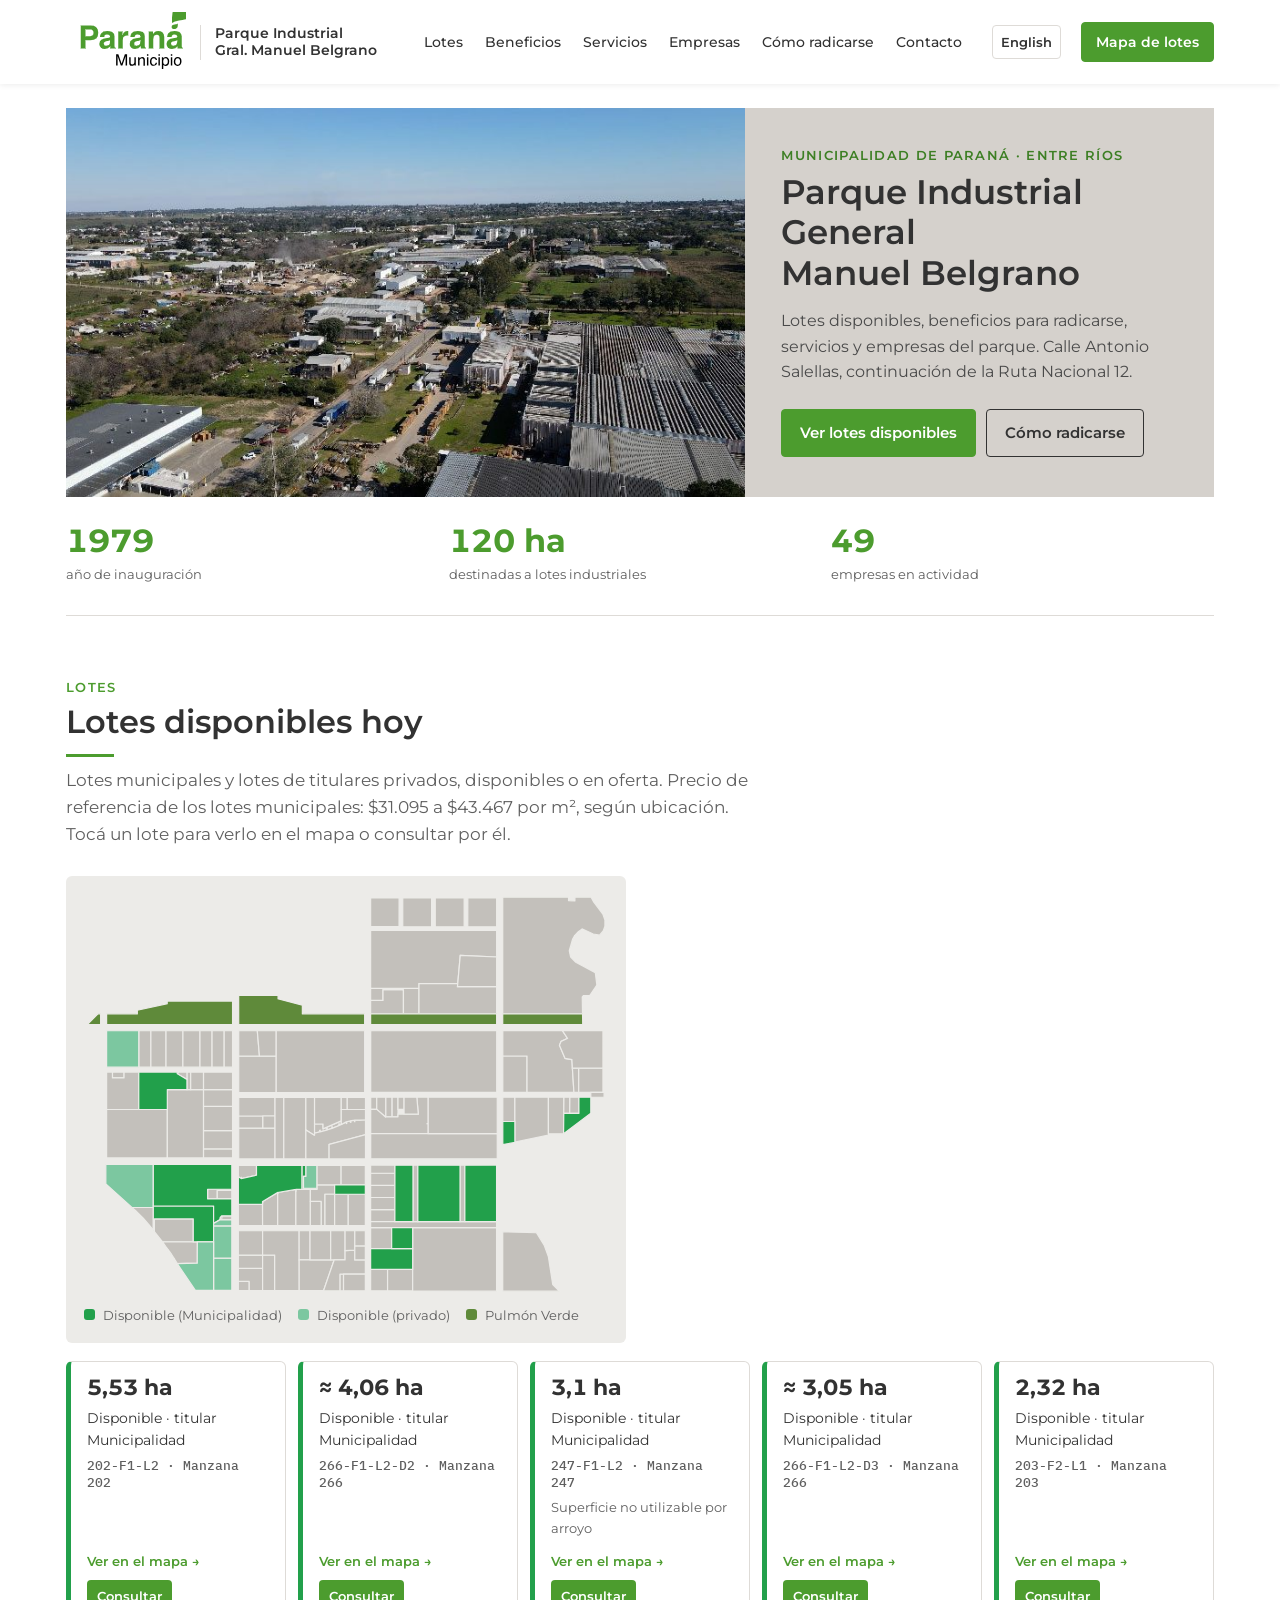
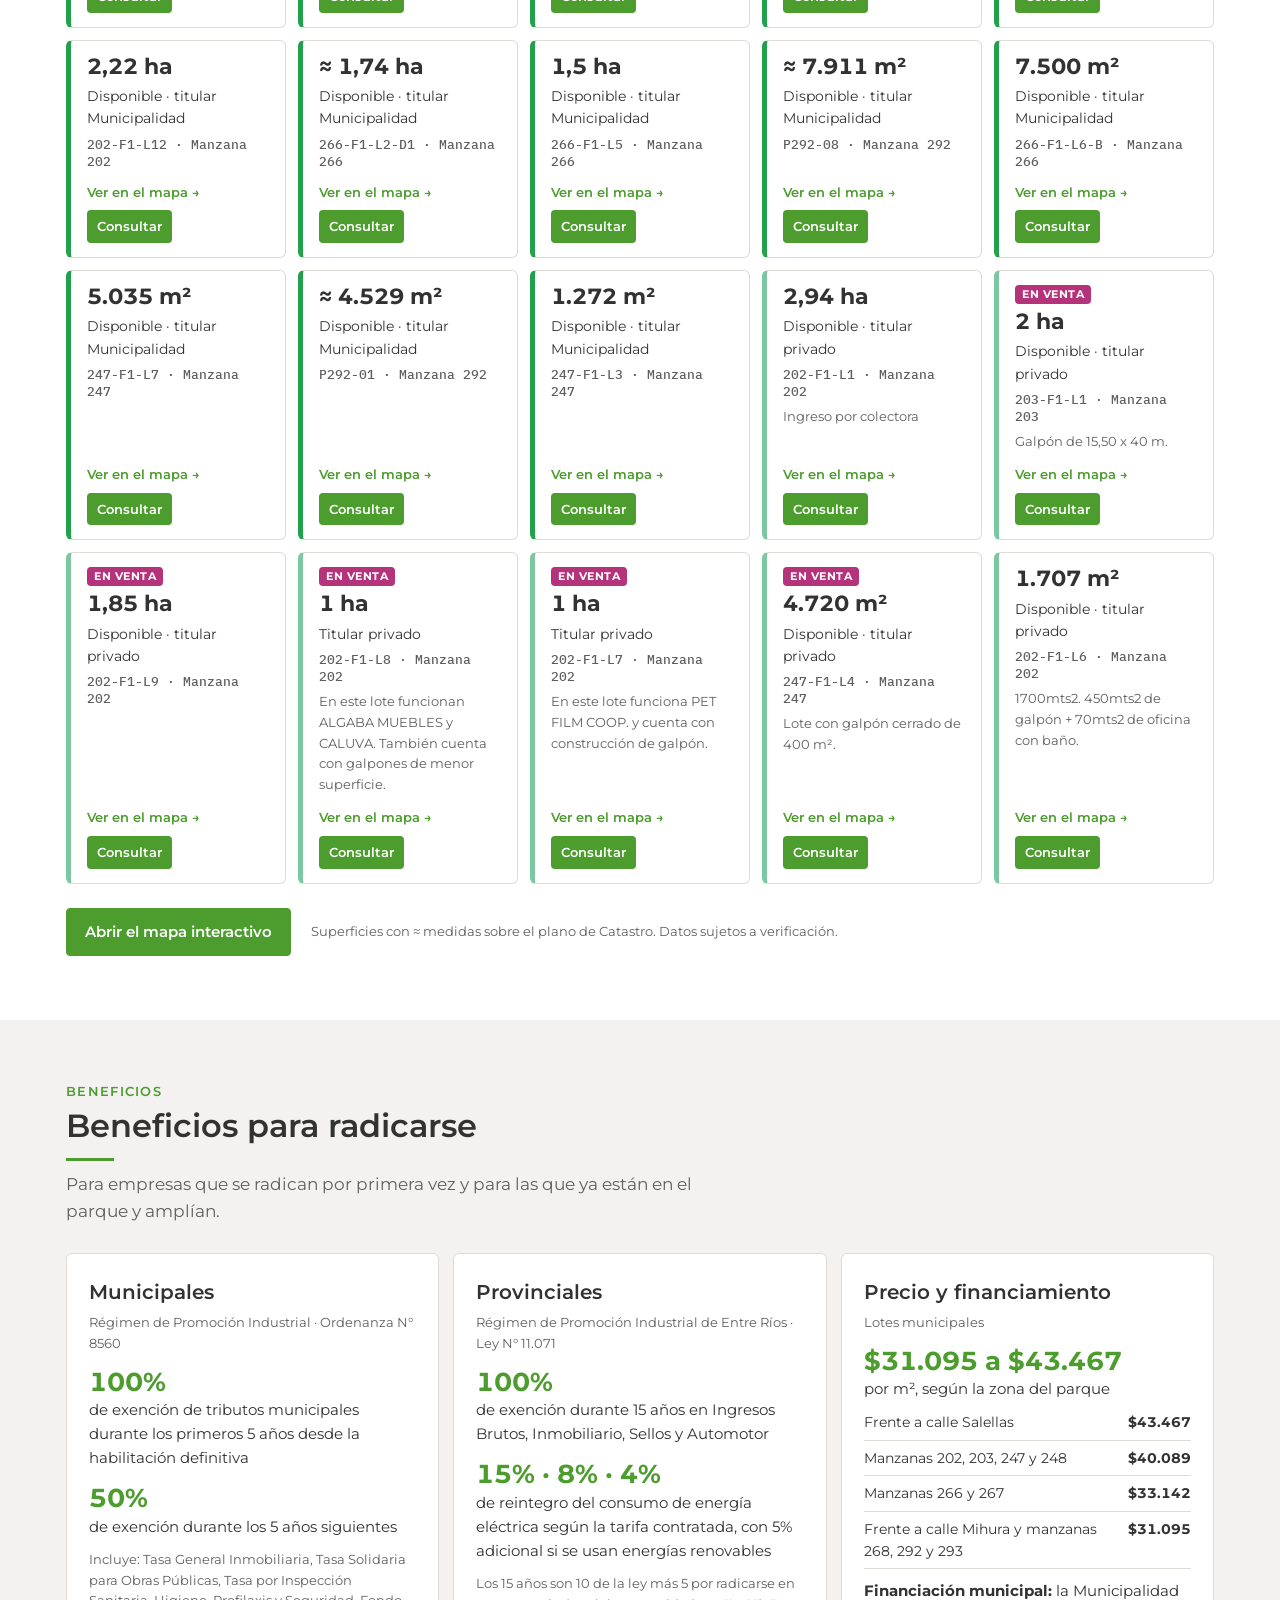
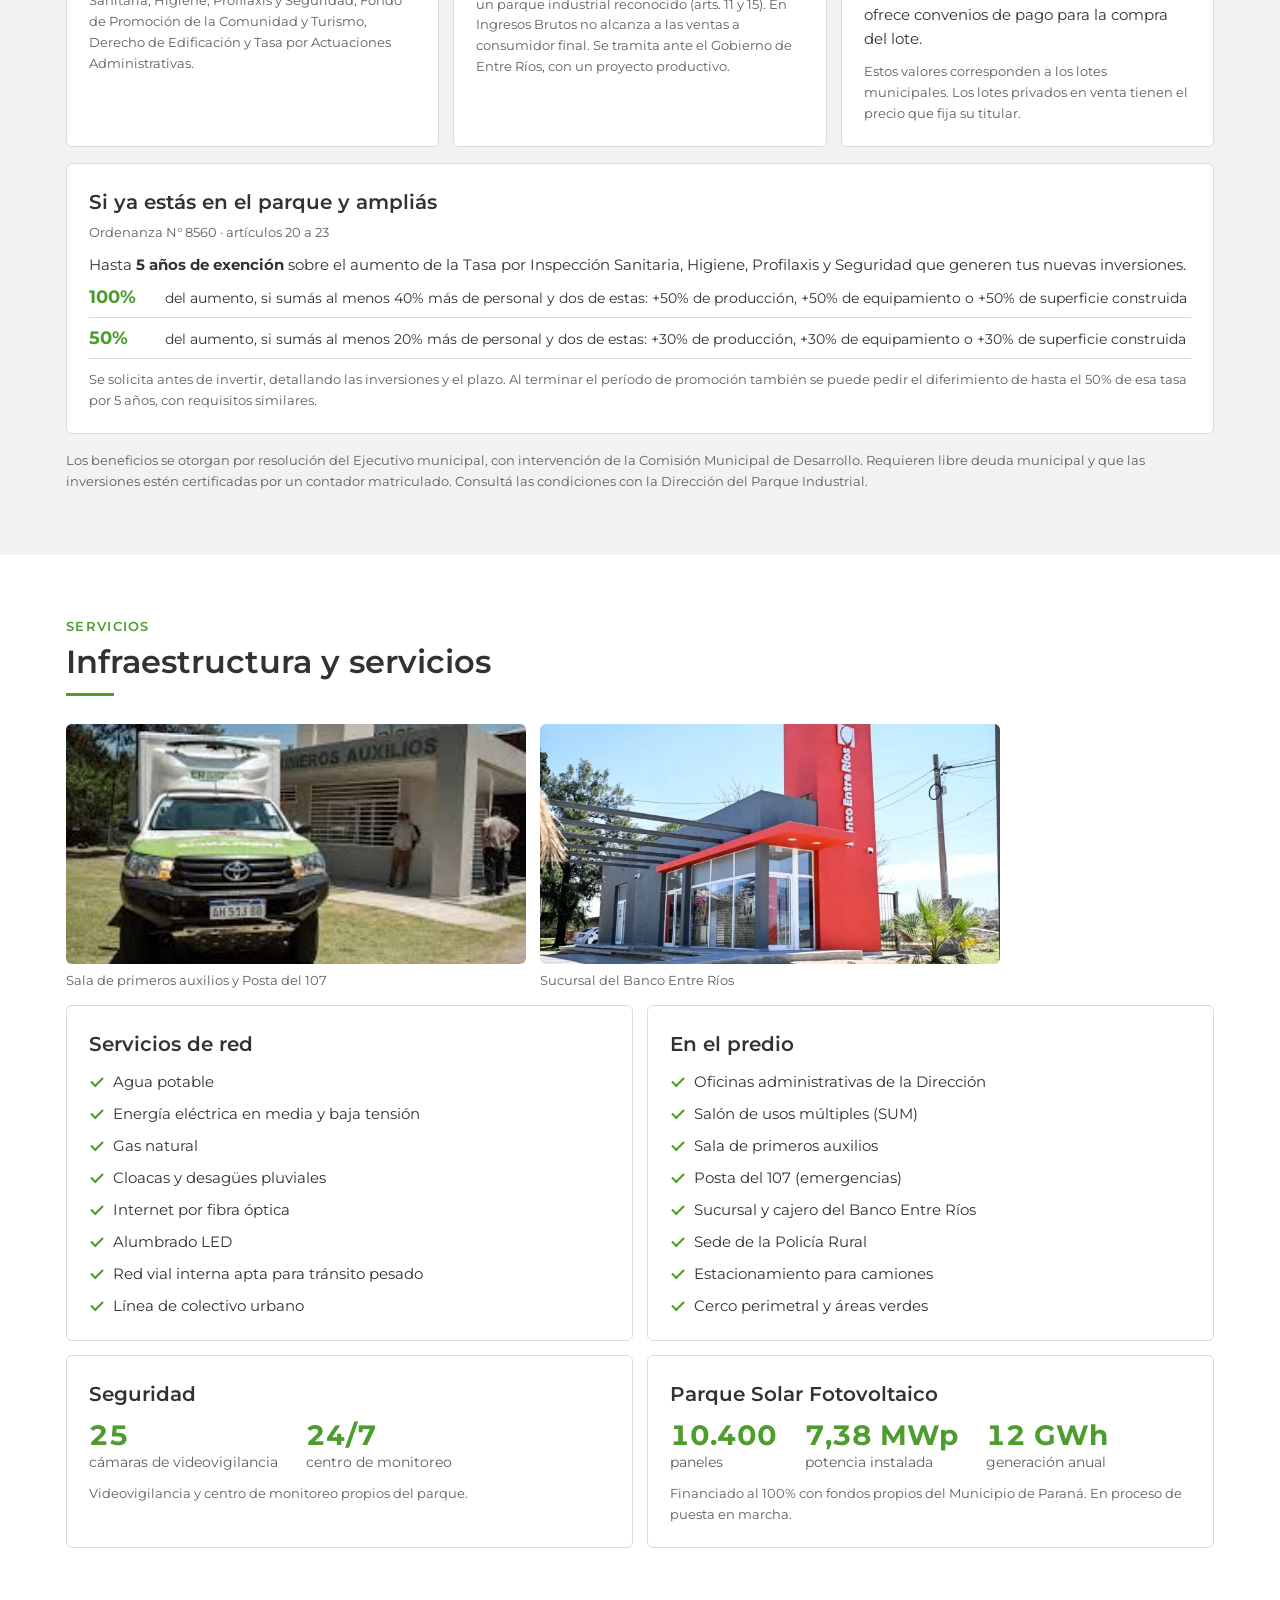
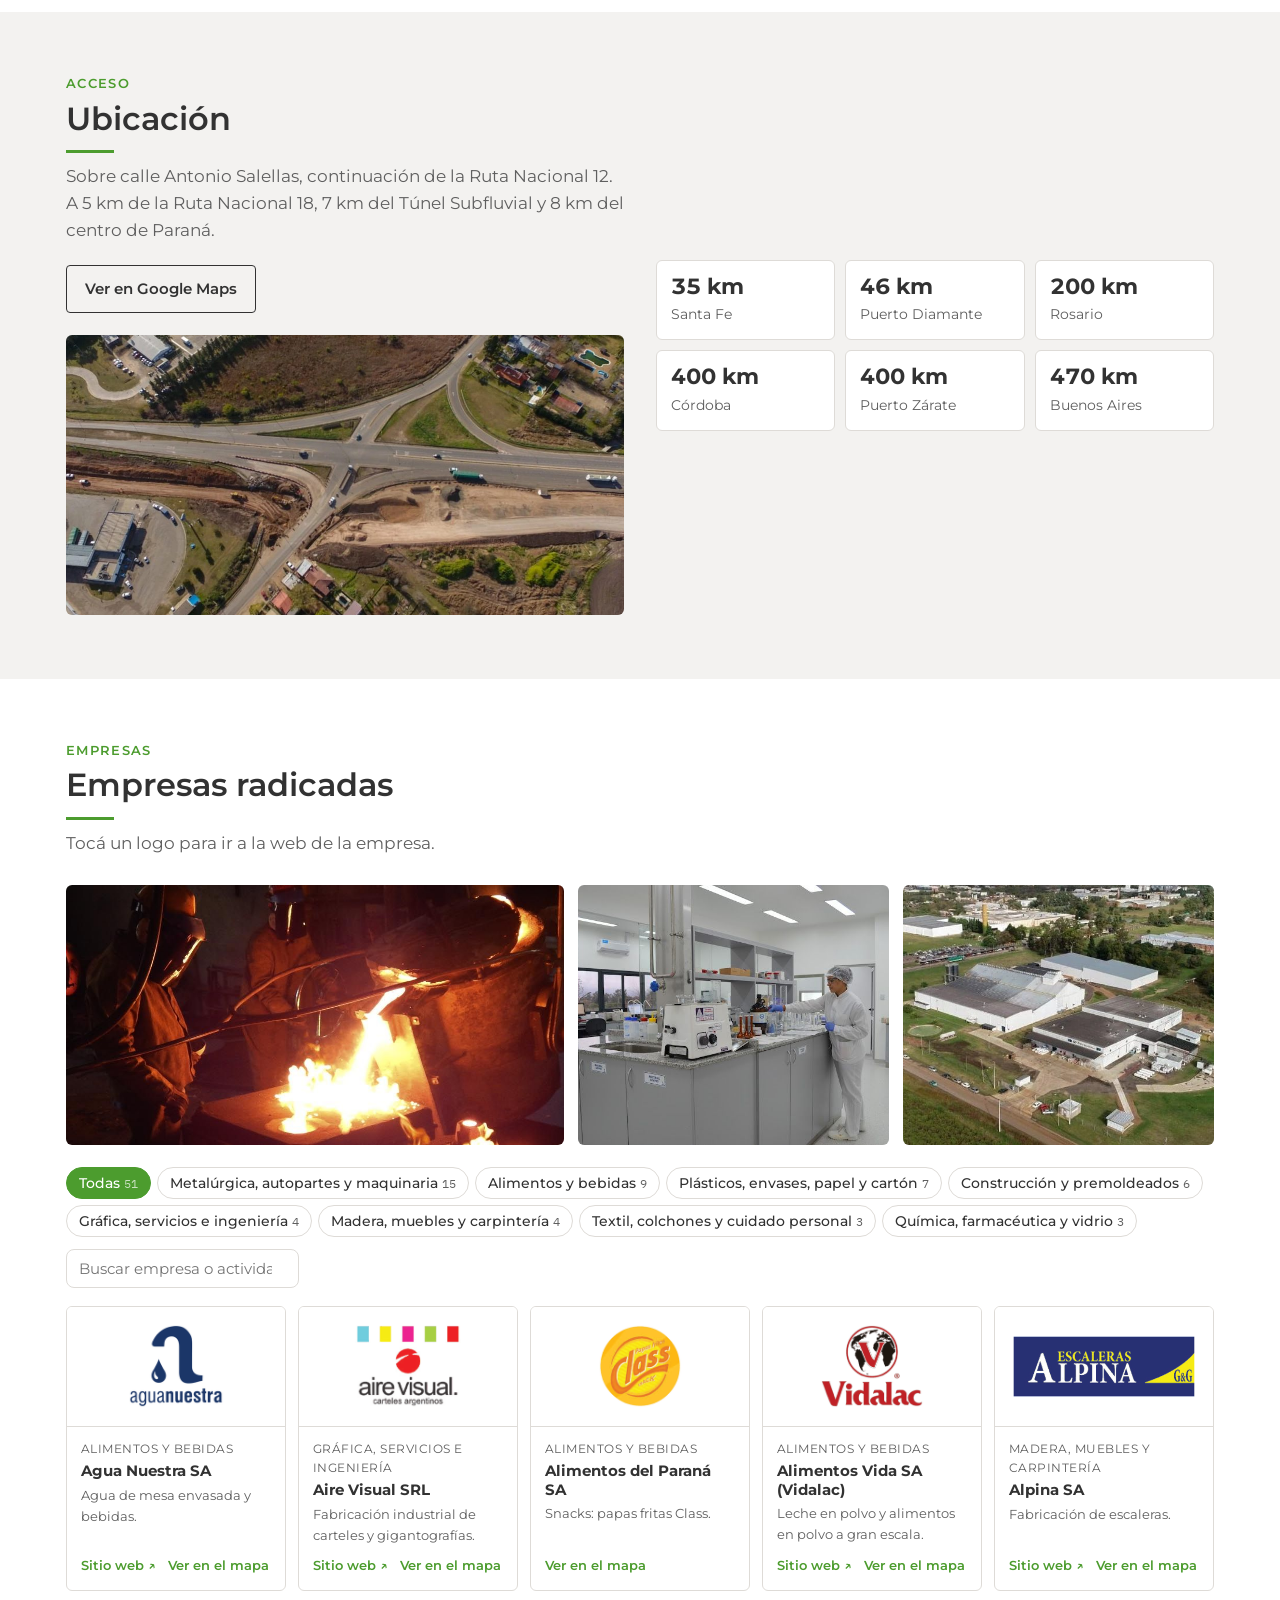
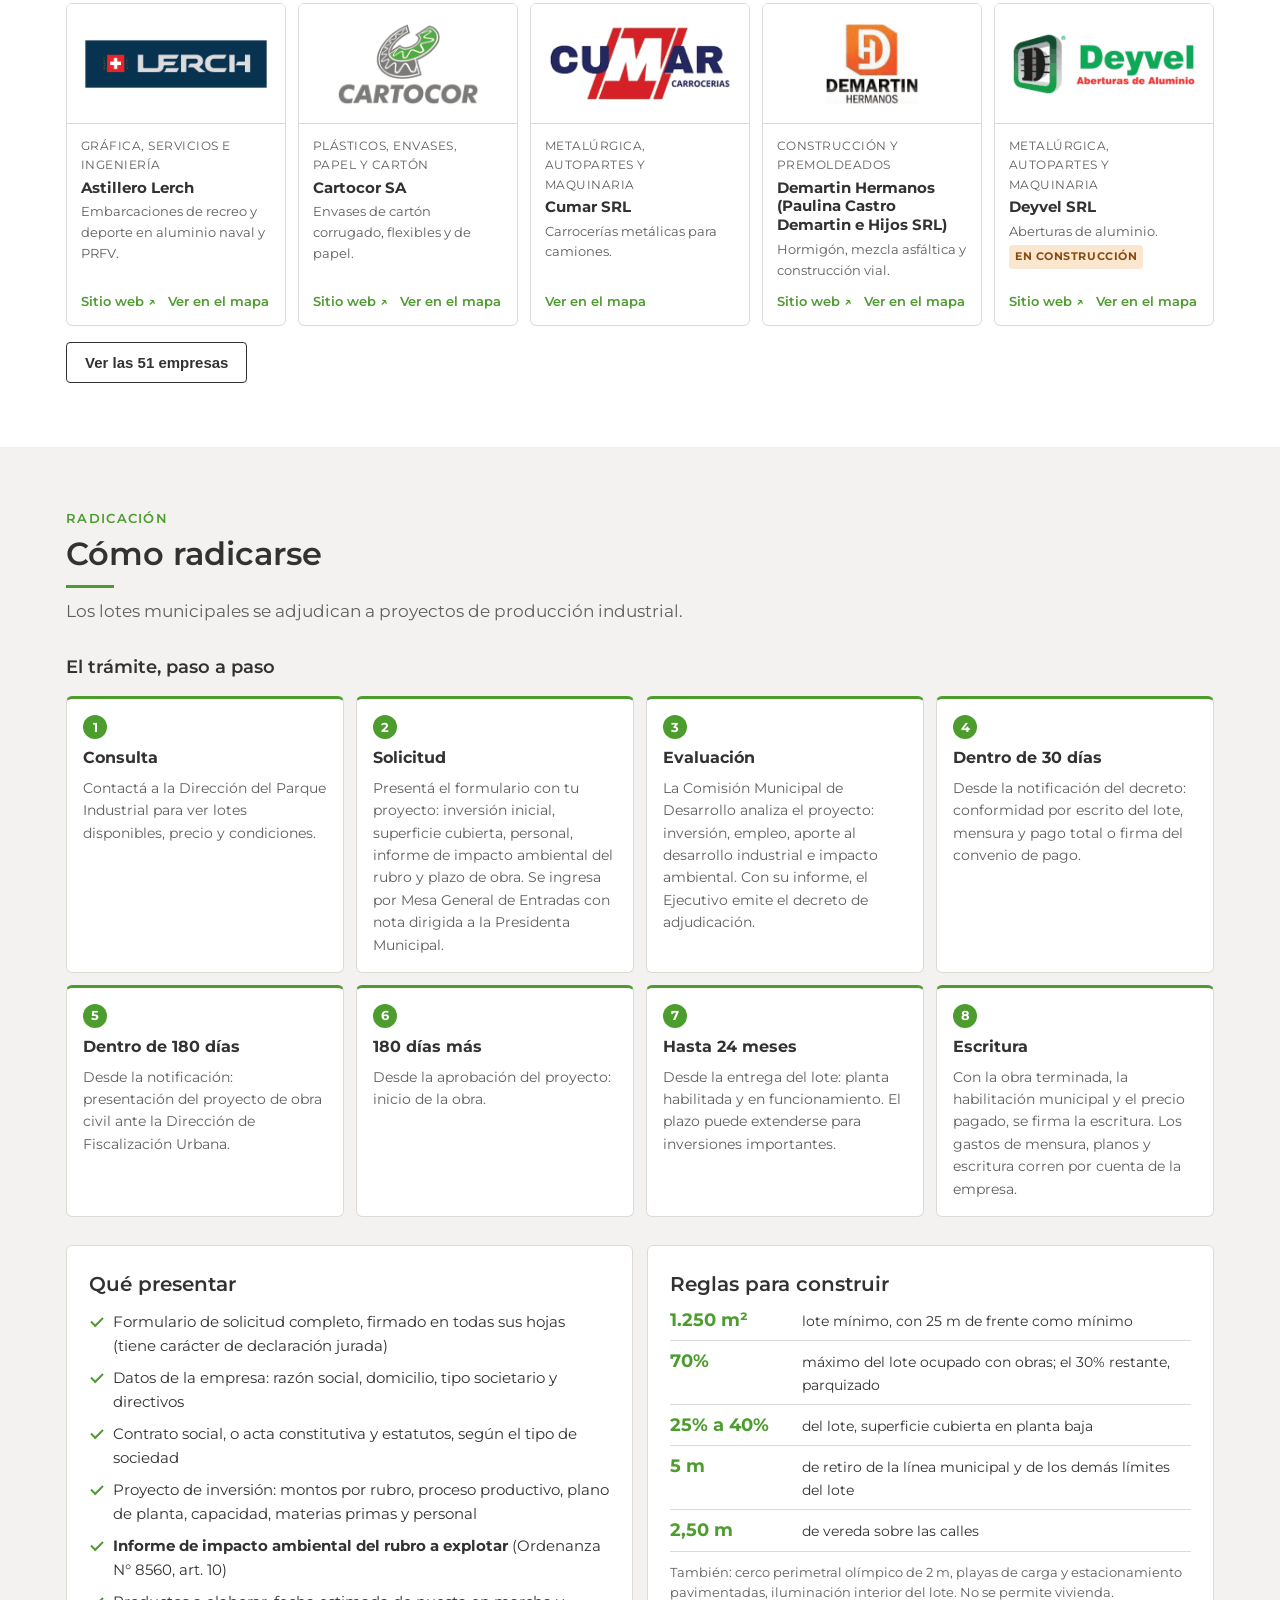
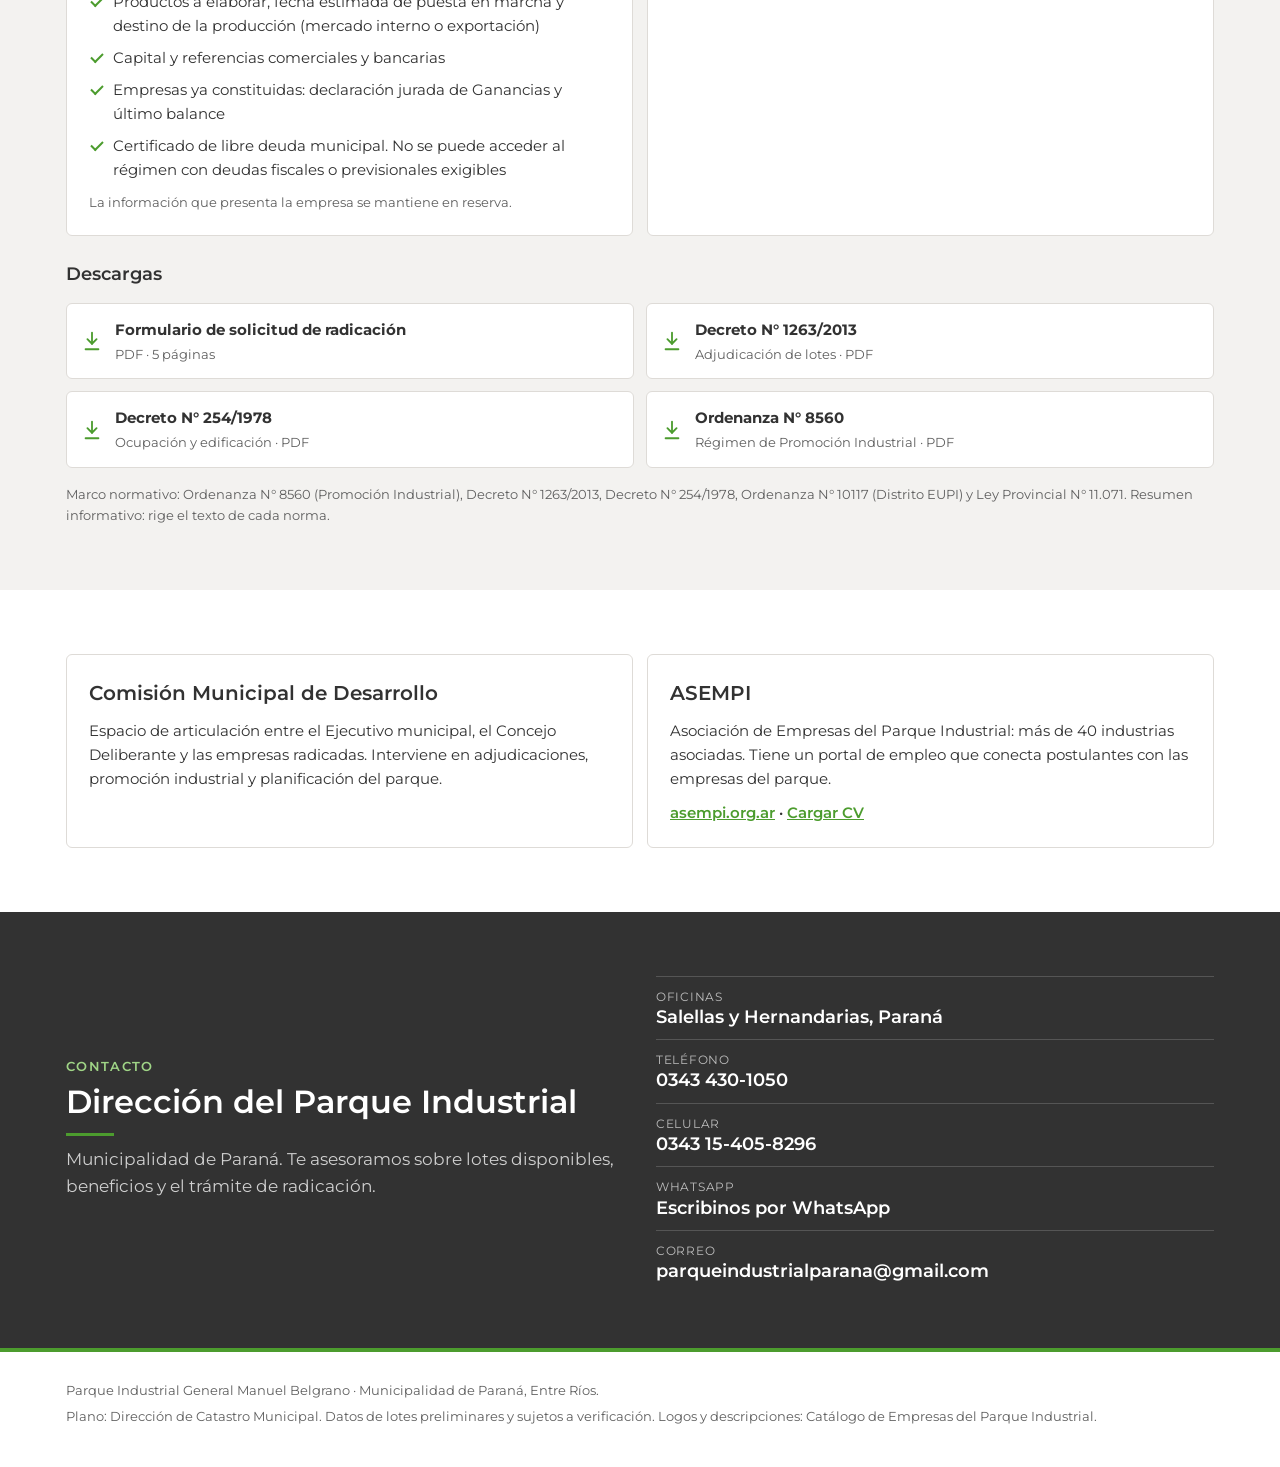
<file: index.html>
<!doctype html>
<html lang="es">
<head>
<meta charset="utf-8">
<meta name="viewport" content="width=device-width, initial-scale=1, viewport-fit=cover">
<title>Parque Industrial Paraná</title>
<meta name="description" content="Parque Industrial General Manuel Belgrano, Paraná, Entre Ríos: lotes disponibles, beneficios para radicarse, servicios y empresas radicadas.">
<script>
  // Links viejos del mapa (#lote-..., #gestion) siguen funcionando.
  if (/^#(lote-|gestion)/.test(location.hash)) location.replace("mapa.html" + location.hash);
</script>
<link rel="preconnect" href="https://fonts.googleapis.com">
<link rel="stylesheet" href="https://fonts.googleapis.com/css2?family=Montserrat:wght@400;500;600;700&family=IBM+Plex+Mono:wght@400;500&display=swap">
<link rel="stylesheet" href="sitio.css?v=202611101340">
</head>
<body>
<a class="saltar" href="#lotes">Ir a lotes disponibles</a>

<header class="nav">
  <div class="wrap nav-in">
    <a class="marca" href="#inicio">
      <img src="img/logo-parana-municipio.png" alt="Paraná Municipio">
      <span class="marca-t">Parque Industrial<br>Gral. Manuel Belgrano</span>
    </a>
    <nav aria-label="Secciones">
      <a href="#lotes">Lotes</a>
      <a href="#beneficios">Beneficios</a>
      <a href="#servicios">Servicios</a>
      <a href="#empresas">Empresas</a>
      <a href="#radicarse">Cómo radicarse</a>
      <a href="#contacto">Contacto</a>
    </nav>
    <a class="idioma" href="en.html" lang="en" hreflang="en">English</a>
    <a class="btn btn-sm" href="mapa.html">Mapa de lotes</a>
  </div>
</header>

<main>
  <section class="hero" id="inicio">
    <div class="wrap hero-in">
      <div class="hero-txt">
        <p class="eyebrow">Municipalidad de Paraná · Entre Ríos</p>
        <h1>Parque Industrial General Manuel Belgrano</h1>
        <p class="lead">Lotes disponibles, beneficios para radicarse, servicios y empresas del parque. Calle Antonio Salellas, continuación de la Ruta Nacional 12.</p>
        <div class="ctas">
          <a class="btn" href="#lotes">Ver lotes disponibles</a>
          <a class="btn ghost" href="#radicarse">Cómo radicarse</a>
        </div>
      </div>
      <figure class="hero-foto">
        <img src="img/fotos/aerea-parque.jpg" alt="Vista aérea del Parque Industrial con naves industriales y calles internas">
      </figure>
    </div>
    <div class="wrap">
      <dl class="cifras" id="cifras"></dl>
    </div>
  </section>

  <section class="sec" id="lotes" aria-labelledby="t-lotes">
    <div class="wrap">
      <div class="sec-head">
        <p class="eyebrow">Lotes</p>
        <h2 id="t-lotes">Lotes disponibles hoy</h2>
        <p class="sec-lead" id="lotes-resumen">Cargando lotes…</p>
      </div>
      <div class="lotes-top">
      <figure class="plano-lotes">
        <a href="mapa.html" class="plano-link" aria-label="Abrir el mapa interactivo de lotes">
          <svg id="mini-plano" role="img" aria-label="Plano del parque con los lotes disponibles resaltados"></svg>
        </a>
        <figcaption><span class="dot" style="background:var(--st-disponible)"></span>Disponible (Municipalidad)
          <span class="dot" style="background:var(--st-libreprivado)"></span>Disponible (privado)
          <span class="dot" style="background:var(--st-pulmon)"></span>Pulmón Verde</figcaption>
      </figure>
      </div>
      <div class="lotes" id="lotes-grid"></div>
      <div class="sec-pie">
        <a class="btn" href="mapa.html">Abrir el mapa interactivo</a>
        <p class="nota">Superficies con ≈ medidas sobre el plano de Catastro. Datos sujetos a verificación.</p>
      </div>
    </div>
  </section>

  <section class="sec alt" id="beneficios" aria-labelledby="t-ben">
    <div class="wrap">
      <div class="sec-head">
        <p class="eyebrow">Beneficios</p>
        <h2 id="t-ben">Beneficios para radicarse</h2>
        <p class="sec-lead">Para empresas que se radican por primera vez y para las que ya están en el parque y amplían.</p>
      </div>
      <div class="ben">
        <article class="card">
          <h3>Municipales</h3>
          <p class="card-sub">Régimen de Promoción Industrial · Ordenanza N° 8560</p>
          <ul class="big-list">
            <li><b>100%</b><span>de exención de tributos municipales durante los primeros 5 años desde la habilitación definitiva</span></li>
            <li><b>50%</b><span>de exención durante los 5 años siguientes</span></li>
          </ul>
          <p class="nota">Incluye: Tasa General Inmobiliaria, Tasa Solidaria para Obras Públicas, Tasa por Inspección Sanitaria, Higiene, Profilaxis y Seguridad, Fondo de Promoción de la Comunidad y Turismo, Derecho de Edificación y Tasa por Actuaciones Administrativas.</p>
        </article>
        <article class="card">
          <h3>Provinciales</h3>
          <p class="card-sub">Régimen de Promoción Industrial de Entre Ríos · Ley N° 11.071</p>
          <ul class="big-list">
            <li><b>100%</b><span>de exención durante 15 años en Ingresos Brutos, Inmobiliario, Sellos y Automotor</span></li>
            <li><b>15% · 8% · 4%</b><span>de reintegro del consumo de energía eléctrica según la tarifa contratada, con 5% adicional si se usan energías renovables</span></li>
          </ul>
          <p class="nota">Los 15 años son 10 de la ley más 5 por radicarse en un parque industrial reconocido (arts. 11 y 15). En Ingresos Brutos no alcanza a las ventas a consumidor final. Se tramita ante el Gobierno de Entre Ríos, con un proyecto productivo.</p>
        </article>
        <article class="card">
          <h3>Precio y financiamiento</h3>
          <p class="card-sub">Lotes municipales</p>
          <ul class="big-list">
            <li><b>$31.095 a $43.467</b><span>por m², según la zona del parque</span></li>
          </ul>
          <ul class="zonas">
            <li><span>Frente a calle Salellas</span><b>$43.467</b></li>
            <li><span>Manzanas 202, 203, 247 y 248</span><b>$40.089</b></li>
            <li><span>Manzanas 266 y 267</span><b>$33.142</b></li>
            <li><span>Frente a calle Mihura y manzanas 268, 292 y 293</span><b>$31.095</b></li>
          </ul>
          <p><b>Financiación municipal:</b> la Municipalidad ofrece convenios de pago para la compra del lote.</p>
          <p class="nota">Estos valores corresponden a los lotes municipales. Los lotes privados en venta tienen el precio que fija su titular.</p>
        </article>
      </div>
      <div class="ben ben-1">
        <article class="card">
          <h3>Si ya estás en el parque y ampliás</h3>
          <p class="card-sub">Ordenanza N° 8560 · artículos 20 a 23</p>
          <p>Hasta <b>5 años de exención</b> sobre el aumento de la Tasa por Inspección Sanitaria, Higiene, Profilaxis y Seguridad que generen tus nuevas inversiones.</p>
          <ul class="reglas">
            <li><b>100%</b><span>del aumento, si sumás al menos 40% más de personal y dos de estas: +50% de producción, +50% de equipamiento o +50% de superficie construida</span></li>
            <li><b>50%</b><span>del aumento, si sumás al menos 20% más de personal y dos de estas: +30% de producción, +30% de equipamiento o +30% de superficie construida</span></li>
          </ul>
          <p class="nota">Se solicita antes de invertir, detallando las inversiones y el plazo. Al terminar el período de promoción también se puede pedir el diferimiento de hasta el 50% de esa tasa por 5 años, con requisitos similares.</p>
        </article>
      </div>
      <p class="nota">Los beneficios se otorgan por resolución del Ejecutivo municipal, con intervención de la Comisión Municipal de Desarrollo. Requieren libre deuda municipal y que las inversiones estén certificadas por un contador matriculado. Consultá las condiciones con la Dirección del Parque Industrial.</p>
    </div>
  </section>

  <section class="sec" id="servicios" aria-labelledby="t-serv">
    <div class="wrap">
      <div class="sec-head">
        <p class="eyebrow">Servicios</p>
        <h2 id="t-serv">Infraestructura y servicios</h2>
      </div>
      <div class="fotos">
        <figure><img src="img/fotos/primeros-auxilios.jpg" alt="Sala de primeros auxilios del parque con una ambulancia en la puerta" loading="lazy"><figcaption>Sala de primeros auxilios y Posta del 107</figcaption></figure>
        <figure><img src="img/fotos/banco-entre-rios.jpg" alt="Sucursal del Banco Entre Ríos dentro del parque" loading="lazy"><figcaption>Sucursal del Banco Entre Ríos</figcaption></figure>
      </div>
      <div class="serv">
        <article class="card">
          <h3>Servicios de red</h3>
          <ul class="tick">
            <li>Agua potable</li>
            <li>Energía eléctrica en media y baja tensión</li>
            <li>Gas natural</li>
            <li>Cloacas y desagües pluviales</li>
            <li>Internet por fibra óptica</li>
            <li>Alumbrado LED</li>
            <li>Red vial interna apta para tránsito pesado</li>
            <li>Línea de colectivo urbano</li>
          </ul>
        </article>
        <article class="card">
          <h3>En el predio</h3>
          <ul class="tick">
            <li>Oficinas administrativas de la Dirección</li>
            <li>Salón de usos múltiples (SUM)</li>
            <li>Sala de primeros auxilios</li>
            <li>Posta del 107 (emergencias)</li>
            <li>Sucursal y cajero del Banco Entre Ríos</li>
            <li>Sede de la Policía Rural</li>
            <li>Estacionamiento para camiones</li>
            <li>Cerco perimetral y áreas verdes</li>
          </ul>
        </article>
        <article class="card card-dato">
          <h3>Seguridad</h3>
          <div class="datos-g">
            <p><b>25</b><span>cámaras de videovigilancia</span></p>
            <p><b>24/7</b><span>centro de monitoreo</span></p>
          </div>
          <p class="nota">Videovigilancia y centro de monitoreo propios del parque.</p>
        </article>
        <article class="card card-dato">
          <h3>Parque Solar Fotovoltaico</h3>
          <div class="datos-g">
            <p><b>10.400</b><span>paneles</span></p>
            <p><b>7,38 MWp</b><span>potencia instalada</span></p>
            <p><b>12 GWh</b><span>generación anual</span></p>
          </div>
          <p class="nota">Financiado al 100% con fondos propios del Municipio de Paraná. En proceso de puesta en marcha.</p>
        </article>
      </div>
    </div>
  </section>

  <section class="sec alt" id="ubicacion" aria-labelledby="t-ubi">
    <div class="wrap ubi">
      <div>
        <p class="eyebrow">Acceso</p>
        <h2 id="t-ubi">Ubicación</h2>
        <p class="sec-lead">Sobre calle Antonio Salellas, continuación de la Ruta Nacional 12. A 5 km de la Ruta Nacional 18, 7 km del Túnel Subfluvial y 8 km del centro de Paraná.</p>
        <a class="btn ghost" target="_blank" rel="noopener" href="https://www.google.com/maps/search/?api=1&query=-31.7705,-60.4535">Ver en Google Maps</a>
        <figure class="ubi-foto"><img src="img/fotos/acceso-aereo.jpg" alt="Vista aérea del acceso vial al parque desde la ruta" loading="lazy"></figure>
      </div>
      <ul class="dist">
        <li><b>35 km</b><span>Santa Fe</span></li>
        <li><b>46 km</b><span>Puerto Diamante</span></li>
        <li><b>200 km</b><span>Rosario</span></li>
        <li><b>400 km</b><span>Córdoba</span></li>
        <li><b>400 km</b><span>Puerto Zárate</span></li>
        <li><b>470 km</b><span>Buenos Aires</span></li>
      </ul>
    </div>
  </section>

  <section class="sec" id="empresas" aria-labelledby="t-emp">
    <div class="wrap">
      <div class="sec-head">
        <p class="eyebrow">Empresas</p>
        <h2 id="t-emp">Empresas radicadas</h2>
        <p class="sec-lead">Tocá un logo para ir a la web de la empresa.</p>
      </div>
      <div class="fotos fotos-emp">
        <figure><img src="img/fotos/fundicion.jpg" alt="Operarios colando metal fundido en una fundición del parque" loading="lazy"></figure>
        <figure><img src="img/fotos/laboratorio.jpg" alt="Laboratorio de control de calidad de una empresa del parque" loading="lazy"></figure>
        <figure><img src="img/fotos/aerea-petropack.jpg" alt="Vista aérea de plantas industriales del parque" loading="lazy"></figure>
      </div>
      <div class="emp-filtros">
        <div class="chips" id="emp-chips" role="group" aria-label="Filtrar por sector"></div>
        <label class="buscar"><span class="sr">Buscar empresa</span>
          <input id="emp-q" type="search" placeholder="Buscar empresa o actividad" autocomplete="off"></label>
      </div>
      <ul class="emp" id="emp-grid"></ul>
      <p class="emp-pie"><button type="button" class="btn ghost" id="emp-mas" hidden>Ver todas las empresas</button></p>
    </div>
  </section>

  <section class="sec alt" id="radicarse" aria-labelledby="t-rad">
    <div class="wrap">
      <div class="sec-head">
        <p class="eyebrow">Radicación</p>
        <h2 id="t-rad">Cómo radicarse</h2>
        <p class="sec-lead">Los lotes municipales se adjudican a proyectos de producción industrial.</p>
      </div>

      <h3 class="sub">El trámite, paso a paso</h3>
      <ol class="linea">
        <li><b>Consulta</b><span>Contactá a la Dirección del Parque Industrial para ver lotes disponibles, precio y condiciones.</span></li>
        <li><b>Solicitud</b><span>Presentá el formulario con tu proyecto: inversión inicial, superficie cubierta, personal, informe de impacto ambiental del rubro y plazo de obra. Se ingresa por Mesa General de Entradas con nota dirigida a la Presidenta Municipal.</span></li>
        <li><b>Evaluación</b><span>La Comisión Municipal de Desarrollo analiza el proyecto: inversión, empleo, aporte al desarrollo industrial e impacto ambiental. Con su informe, el Ejecutivo emite el decreto de adjudicación.</span></li>
        <li><b>Dentro de 30 días</b><span>Desde la notificación del decreto: conformidad por escrito del lote, mensura y pago total o firma del convenio de pago.</span></li>
        <li><b>Dentro de 180 días</b><span>Desde la notificación: presentación del proyecto de obra civil ante la Dirección de Fiscalización Urbana.</span></li>
        <li><b>180 días más</b><span>Desde la aprobación del proyecto: inicio de la obra.</span></li>
        <li><b>Hasta 24 meses</b><span>Desde la entrega del lote: planta habilitada y en funcionamiento. El plazo puede extenderse para inversiones importantes.</span></li>
        <li><b>Escritura</b><span>Con la obra terminada, la habilitación municipal y el precio pagado, se firma la escritura. Los gastos de mensura, planos y escritura corren por cuenta de la empresa.</span></li>
      </ol>

      <div class="rad-cols">
        <article class="card">
          <h3>Qué presentar</h3>
          <ul class="tick">
            <li>Formulario de solicitud completo, firmado en todas sus hojas (tiene carácter de declaración jurada)</li>
            <li>Datos de la empresa: razón social, domicilio, tipo societario y directivos</li>
            <li>Contrato social, o acta constitutiva y estatutos, según el tipo de sociedad</li>
            <li>Proyecto de inversión: montos por rubro, proceso productivo, plano de planta, capacidad, materias primas y personal</li>
            <li><b>Informe de impacto ambiental del rubro a explotar</b> (Ordenanza N° 8560, art. 10)</li>
            <li>Productos a elaborar, fecha estimada de puesta en marcha y destino de la producción (mercado interno o exportación)</li>
            <li>Capital y referencias comerciales y bancarias</li>
            <li>Empresas ya constituidas: declaración jurada de Ganancias y último balance</li>
            <li>Certificado de libre deuda municipal. No se puede acceder al régimen con deudas fiscales o previsionales exigibles</li>
          </ul>
          <p class="nota">La información que presenta la empresa se mantiene en reserva.</p>
        </article>
        <article class="card">
          <h3>Reglas para construir</h3>
          <ul class="reglas">
            <li><b>1.250 m²</b><span>lote mínimo, con 25 m de frente como mínimo</span></li>
            <li><b>70%</b><span>máximo del lote ocupado con obras; el 30% restante, parquizado</span></li>
            <li><b>25% a 40%</b><span>del lote, superficie cubierta en planta baja</span></li>
            <li><b>5 m</b><span>de retiro de la línea municipal y de los demás límites del lote</span></li>
            <li><b>2,50 m</b><span>de vereda sobre las calles</span></li>
          </ul>
          <p class="nota">También: cerco perimetral olímpico de 2 m, playas de carga y estacionamiento pavimentadas, iluminación interior del lote. No se permite vivienda.</p>
        </article>
      </div>

      <div class="descargas">
        <h3 class="sub">Descargas</h3>
        <ul>
          <li><a href="docs/formulario-solicitud-radicacion.pdf" target="_blank" rel="noopener"><b>Formulario de solicitud de radicación</b><span>PDF · 5 páginas</span></a></li>
          <li><a href="docs/decreto-1263-2013-adjudicaciones.pdf" target="_blank" rel="noopener"><b>Decreto N° 1263/2013</b><span>Adjudicación de lotes · PDF</span></a></li>
          <li><a href="docs/decreto-254-1978-ocupacion-y-edificacion.pdf" target="_blank" rel="noopener"><b>Decreto N° 254/1978</b><span>Ocupación y edificación · PDF</span></a></li>
          <li><a href="docs/ordenanza-8560-promocion-industrial.pdf" target="_blank" rel="noopener"><b>Ordenanza N° 8560</b><span>Régimen de Promoción Industrial · PDF</span></a></li>
        </ul>
      </div>
      <p class="nota">Marco normativo: Ordenanza N° 8560 (Promoción Industrial), Decreto N° 1263/2013, Decreto N° 254/1978, Ordenanza N° 10117 (Distrito EUPI) y Ley Provincial N° 11.071. Resumen informativo: rige el texto de cada norma.</p>
    </div>
  </section>

  <section class="sec" id="comunidad" aria-labelledby="t-com">
    <div class="wrap com">
      <article class="card">
        <h3 id="t-com">Comisión Municipal de Desarrollo</h3>
        <p>Espacio de articulación entre el Ejecutivo municipal, el Concejo Deliberante y las empresas radicadas. Interviene en adjudicaciones, promoción industrial y planificación del parque.</p>
      </article>
      <article class="card">
        <h3>ASEMPI</h3>
        <p>Asociación de Empresas del Parque Industrial: más de 40 industrias asociadas. Tiene un portal de empleo que conecta postulantes con las empresas del parque.</p>
        <p class="links"><a href="https://asempi.org.ar" target="_blank" rel="noopener">asempi.org.ar</a> · <a href="https://asempi.org.ar/cv" target="_blank" rel="noopener">Cargar CV</a></p>
      </article>
    </div>
  </section>

  <section class="sec contacto" id="contacto" aria-labelledby="t-con">
    <div class="wrap con">
      <div>
        <p class="eyebrow">Contacto</p>
        <h2 id="t-con">Dirección del Parque Industrial</h2>
        <p class="sec-lead" id="con-area"></p>
      </div>
      <ul class="con-datos" id="con-datos"></ul>
    </div>
  </section>
</main>

<a class="wa-fijo" id="wa-fijo" target="_blank" rel="noopener" hidden>Consultar por WhatsApp</a>

<footer class="pie">
  <div class="wrap">
    <p>Parque Industrial General Manuel Belgrano · Municipalidad de Paraná, Entre Ríos.</p>
    <p class="nota">Plano: Dirección de Catastro Municipal. Datos de lotes preliminares y sujetos a verificación. Logos y descripciones: Catálogo de Empresas del Parque Industrial.</p>
  </div>
</footer>

<script src="config.js?v=202611101340"></script>
<script src="sitio.js?v=202611101340"></script>
</body>
</html>
</file>
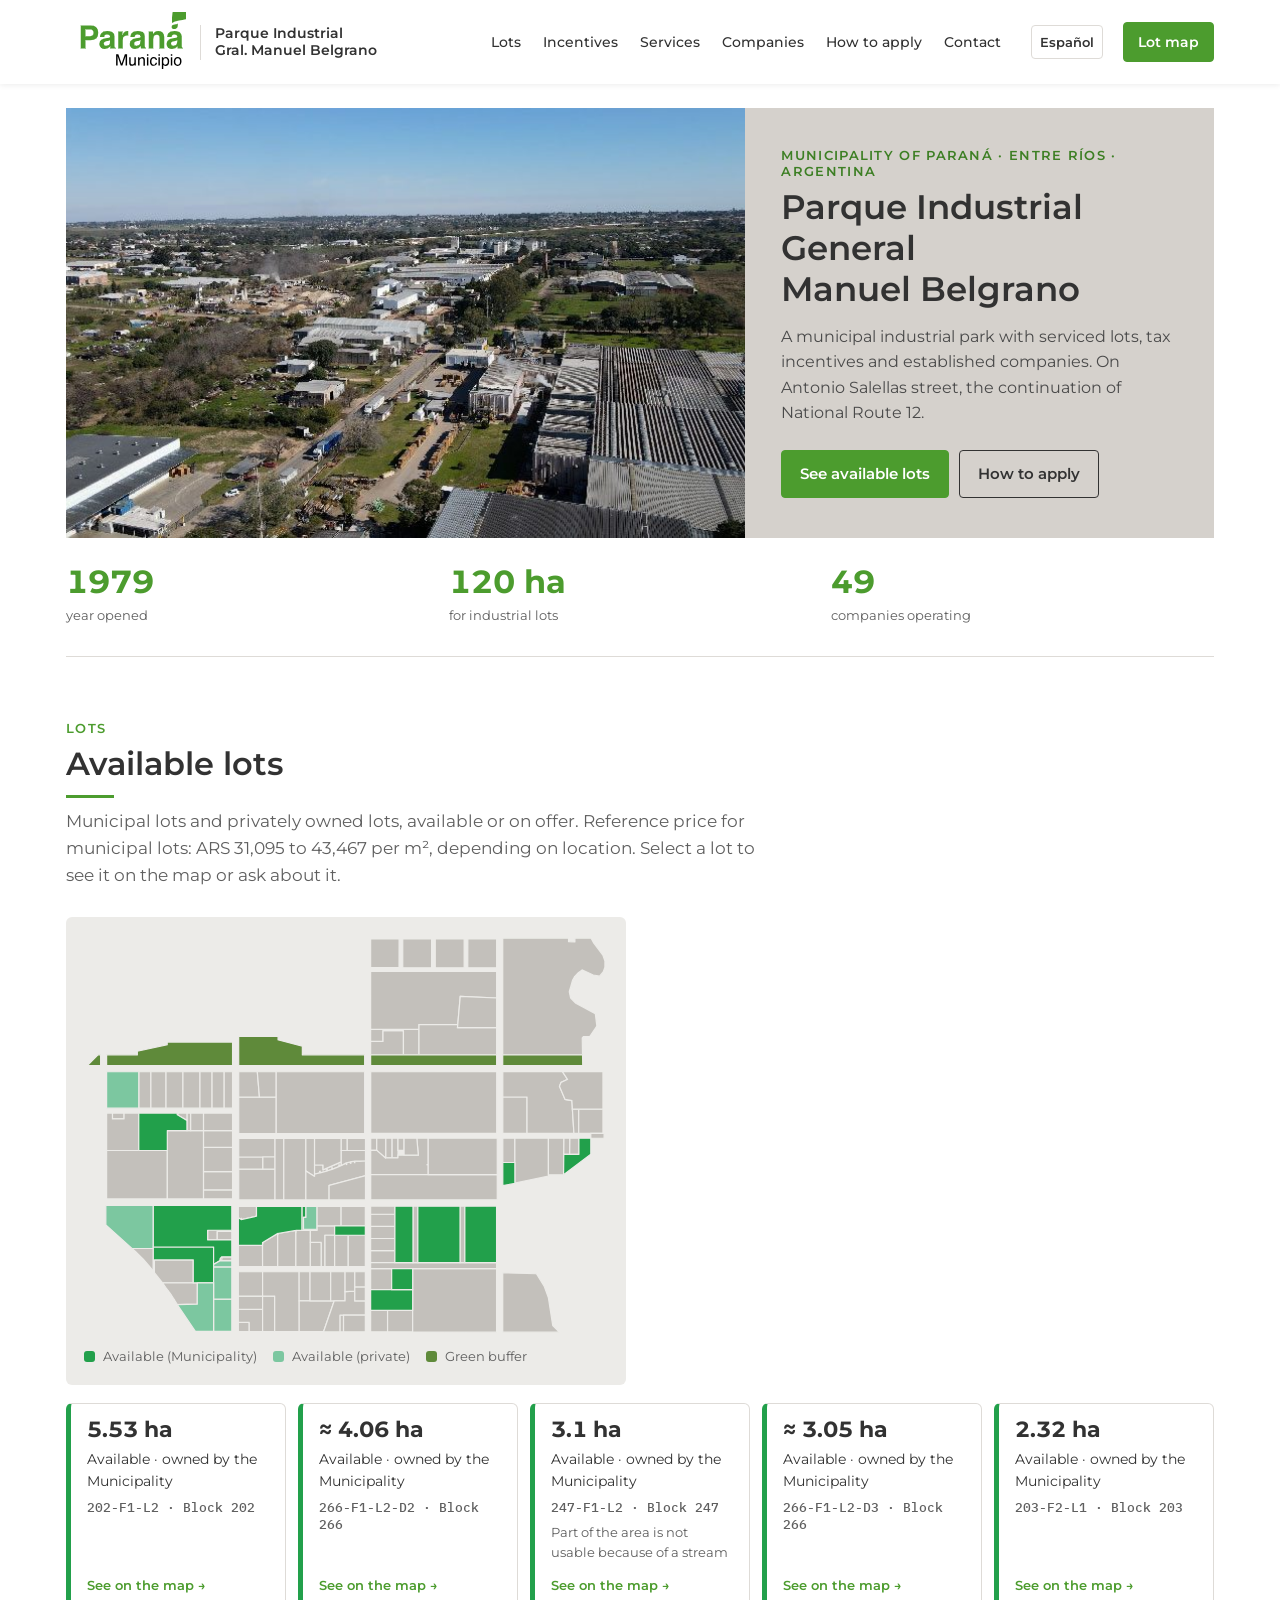
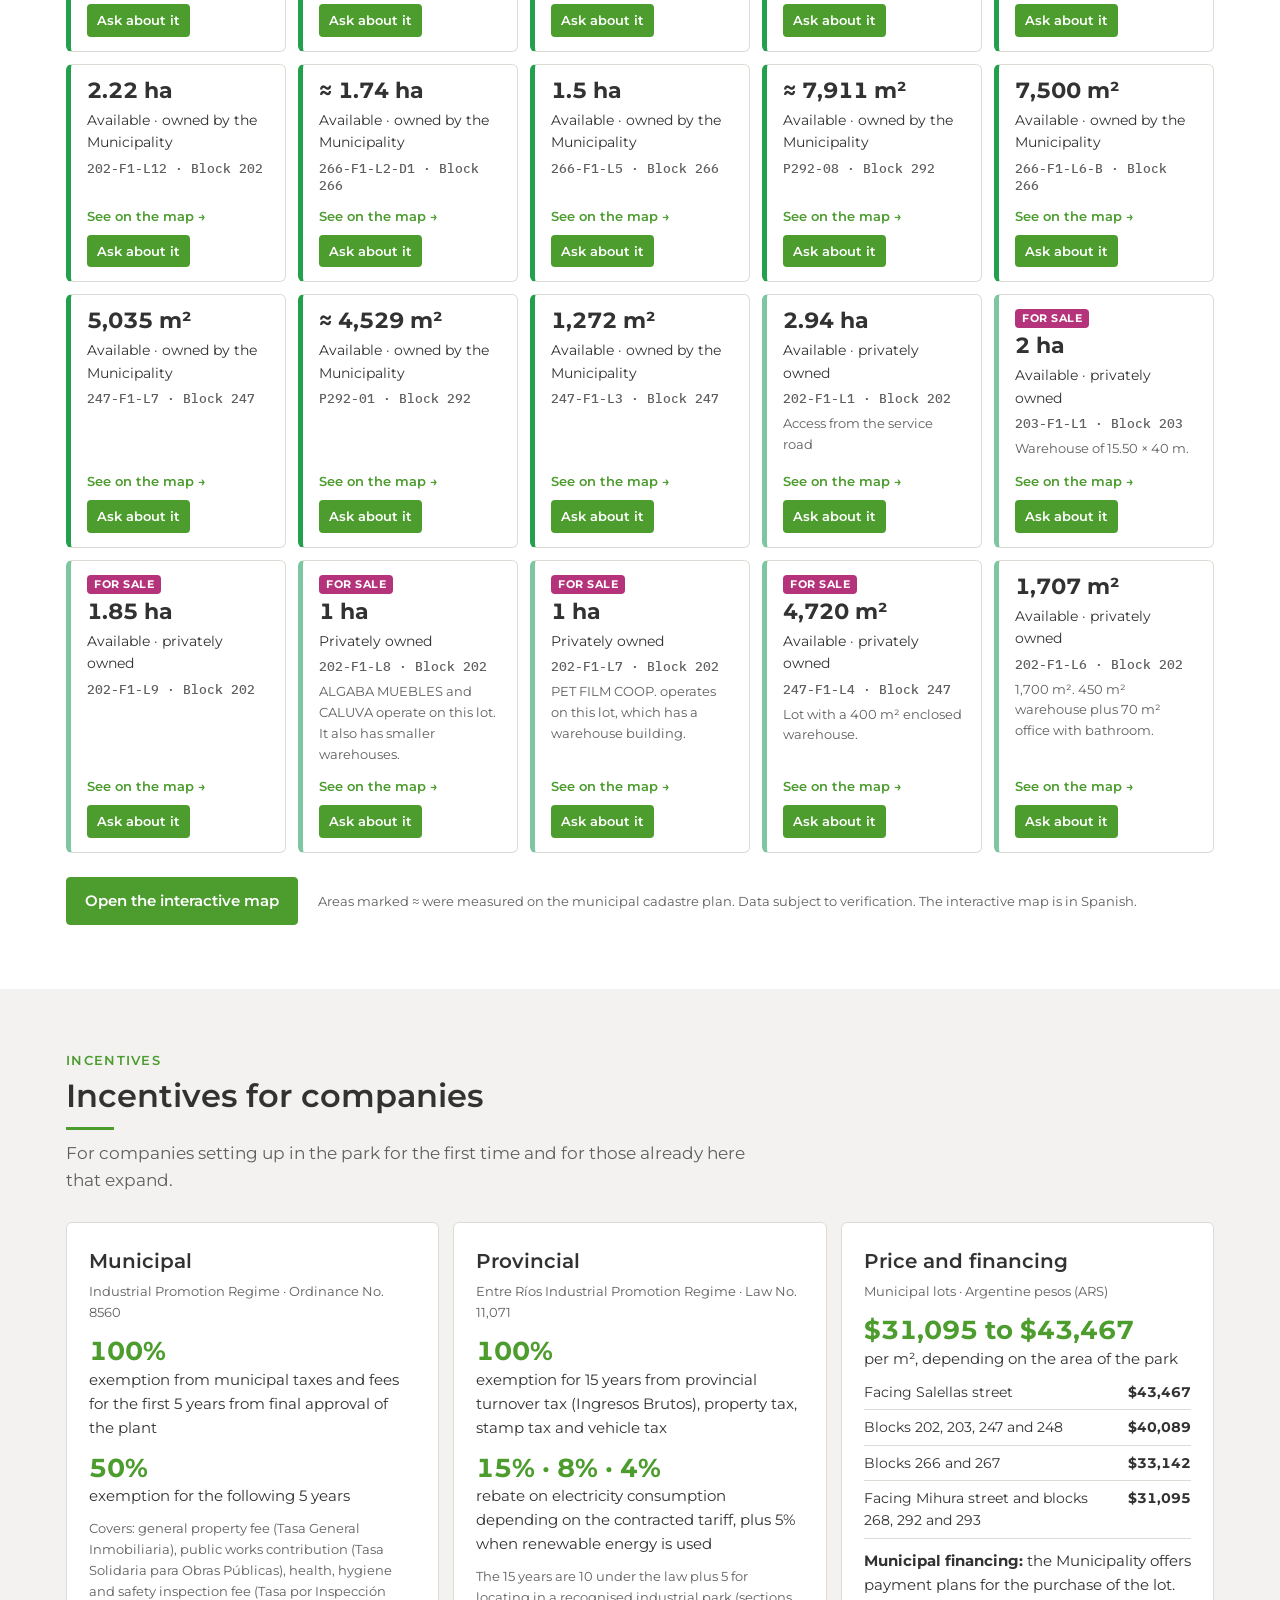
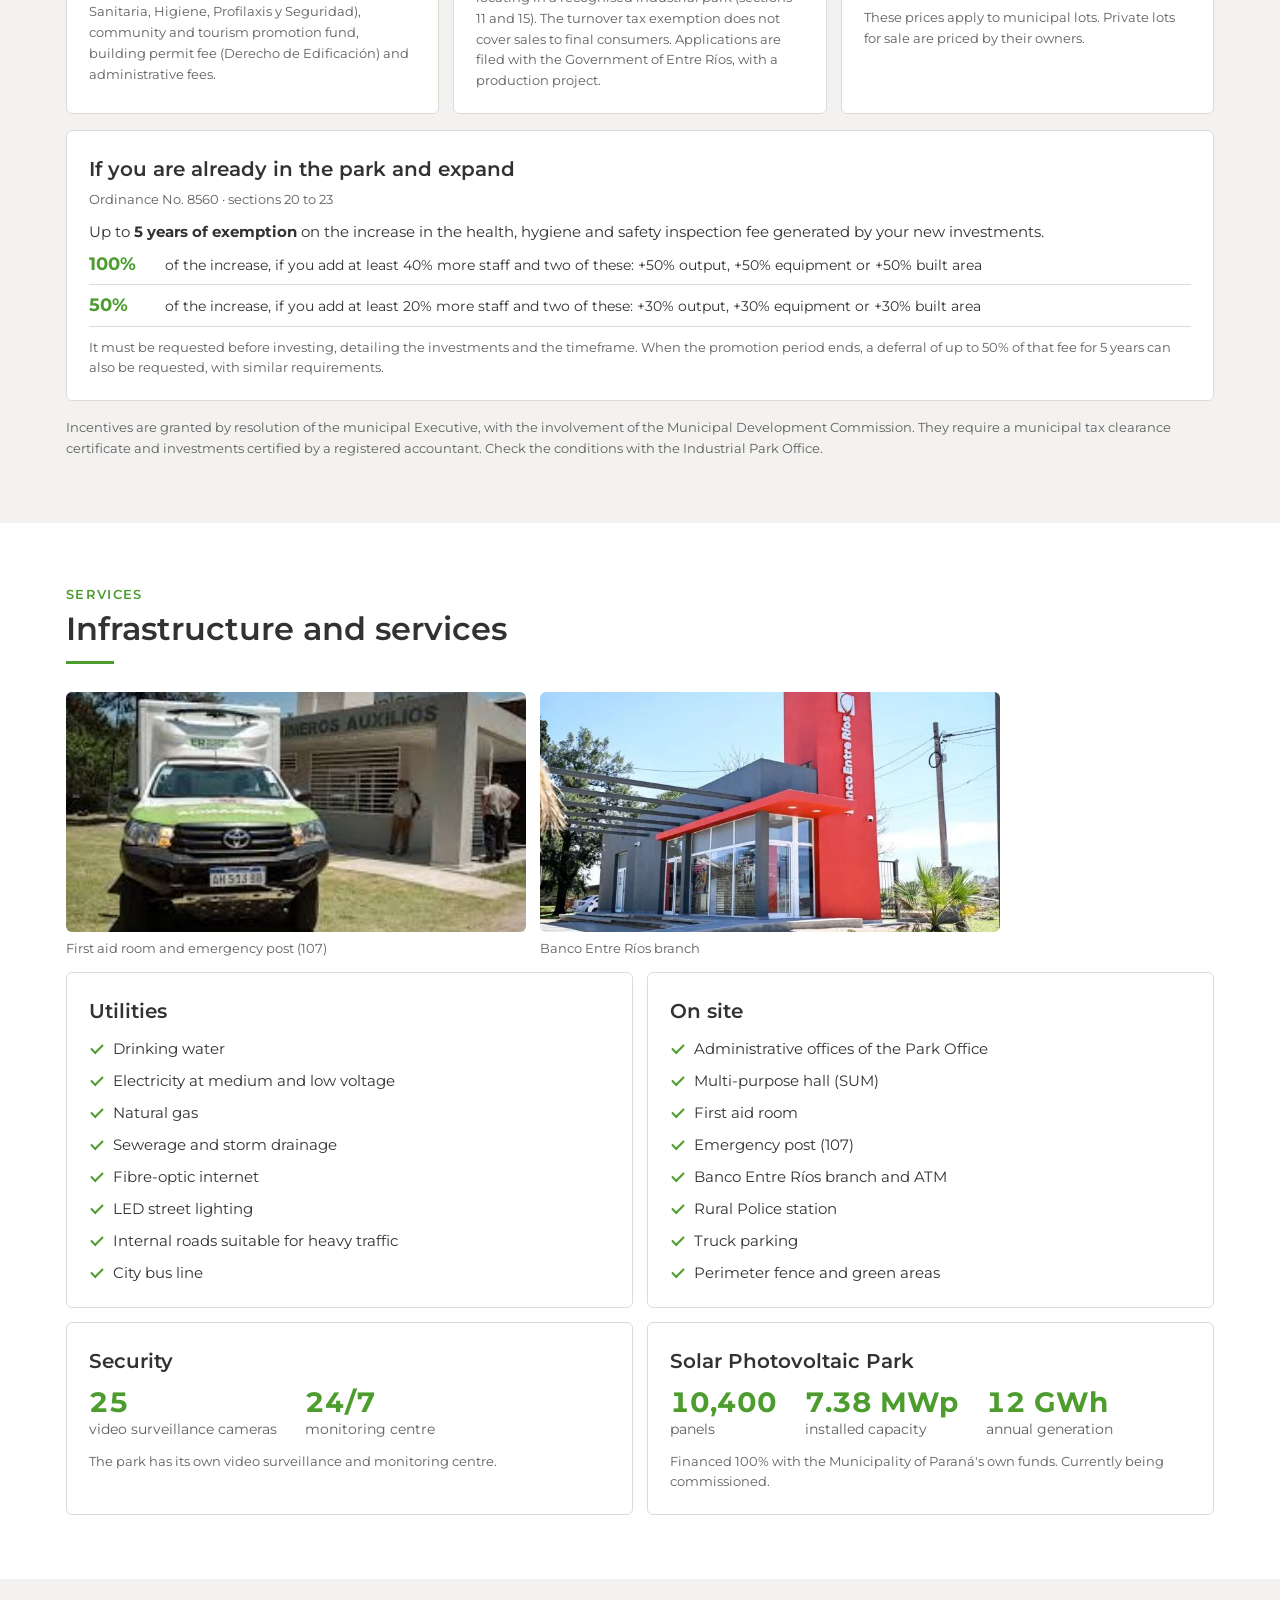
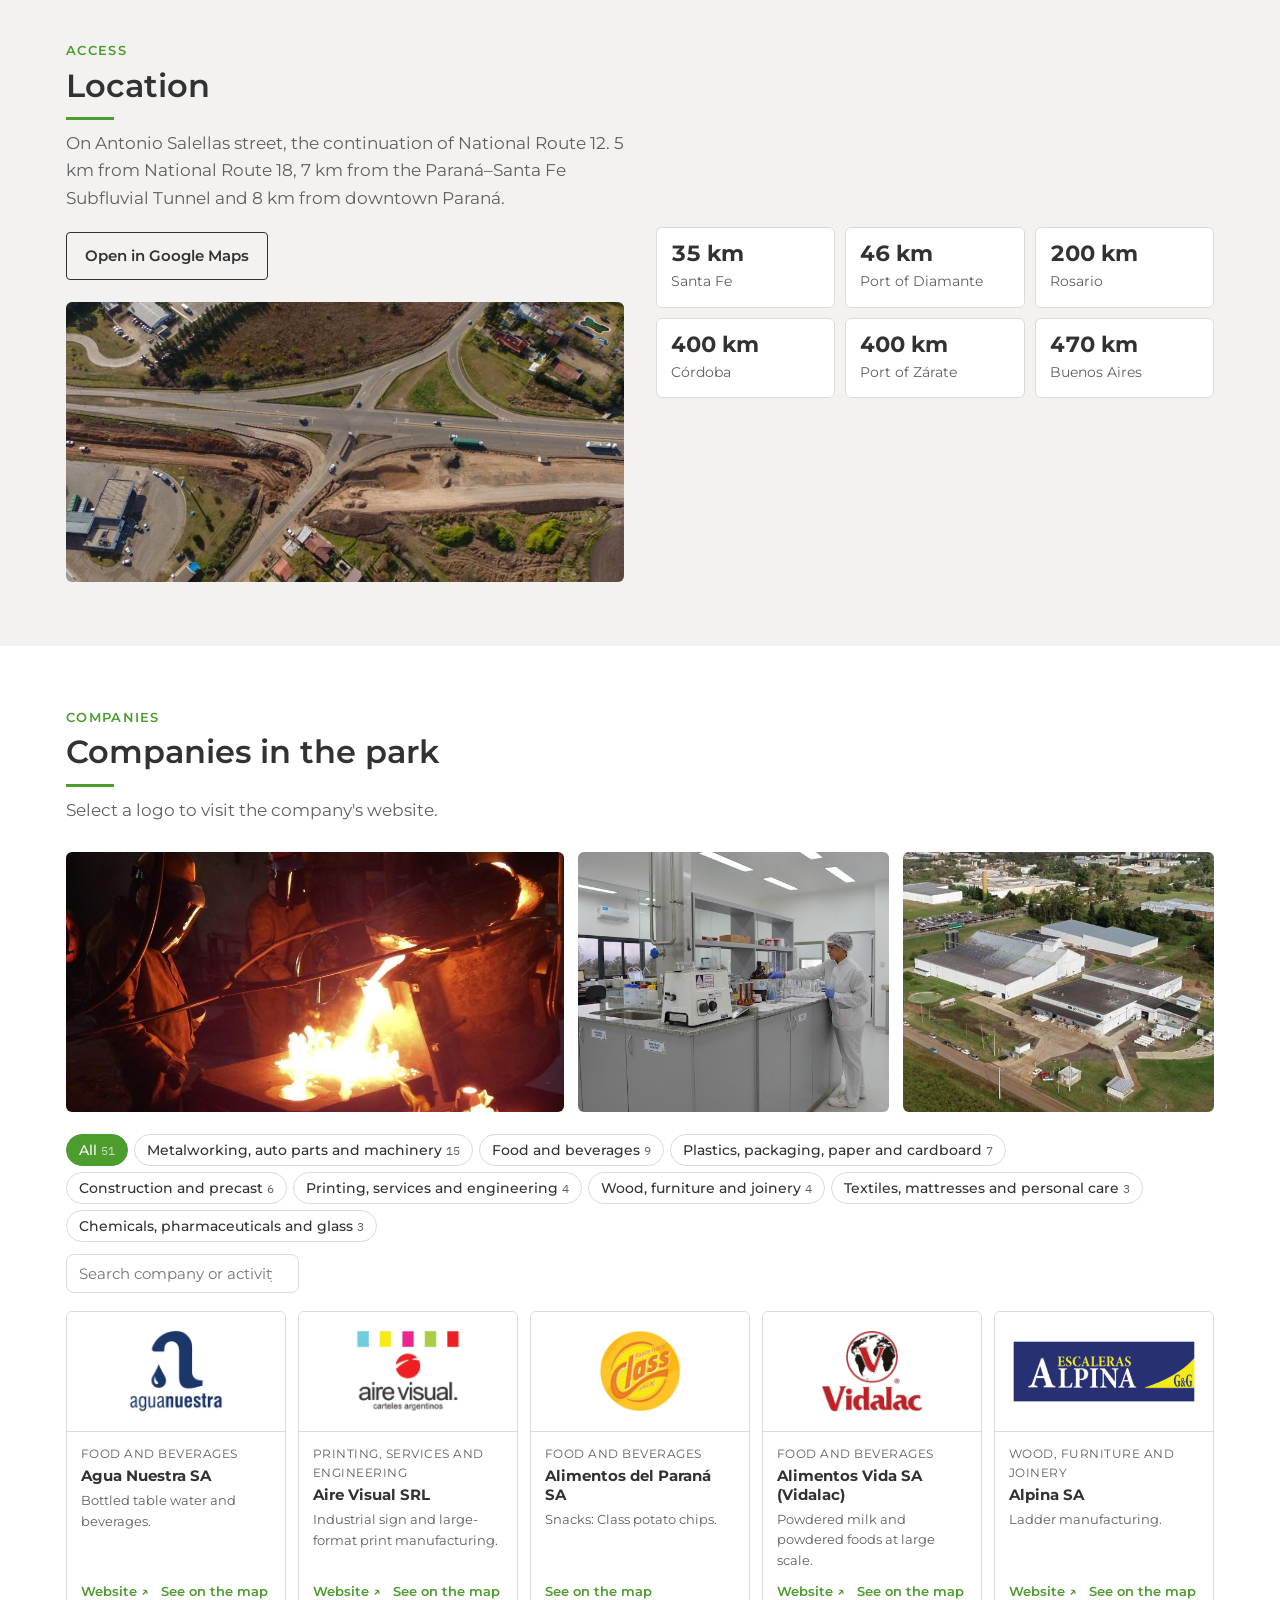
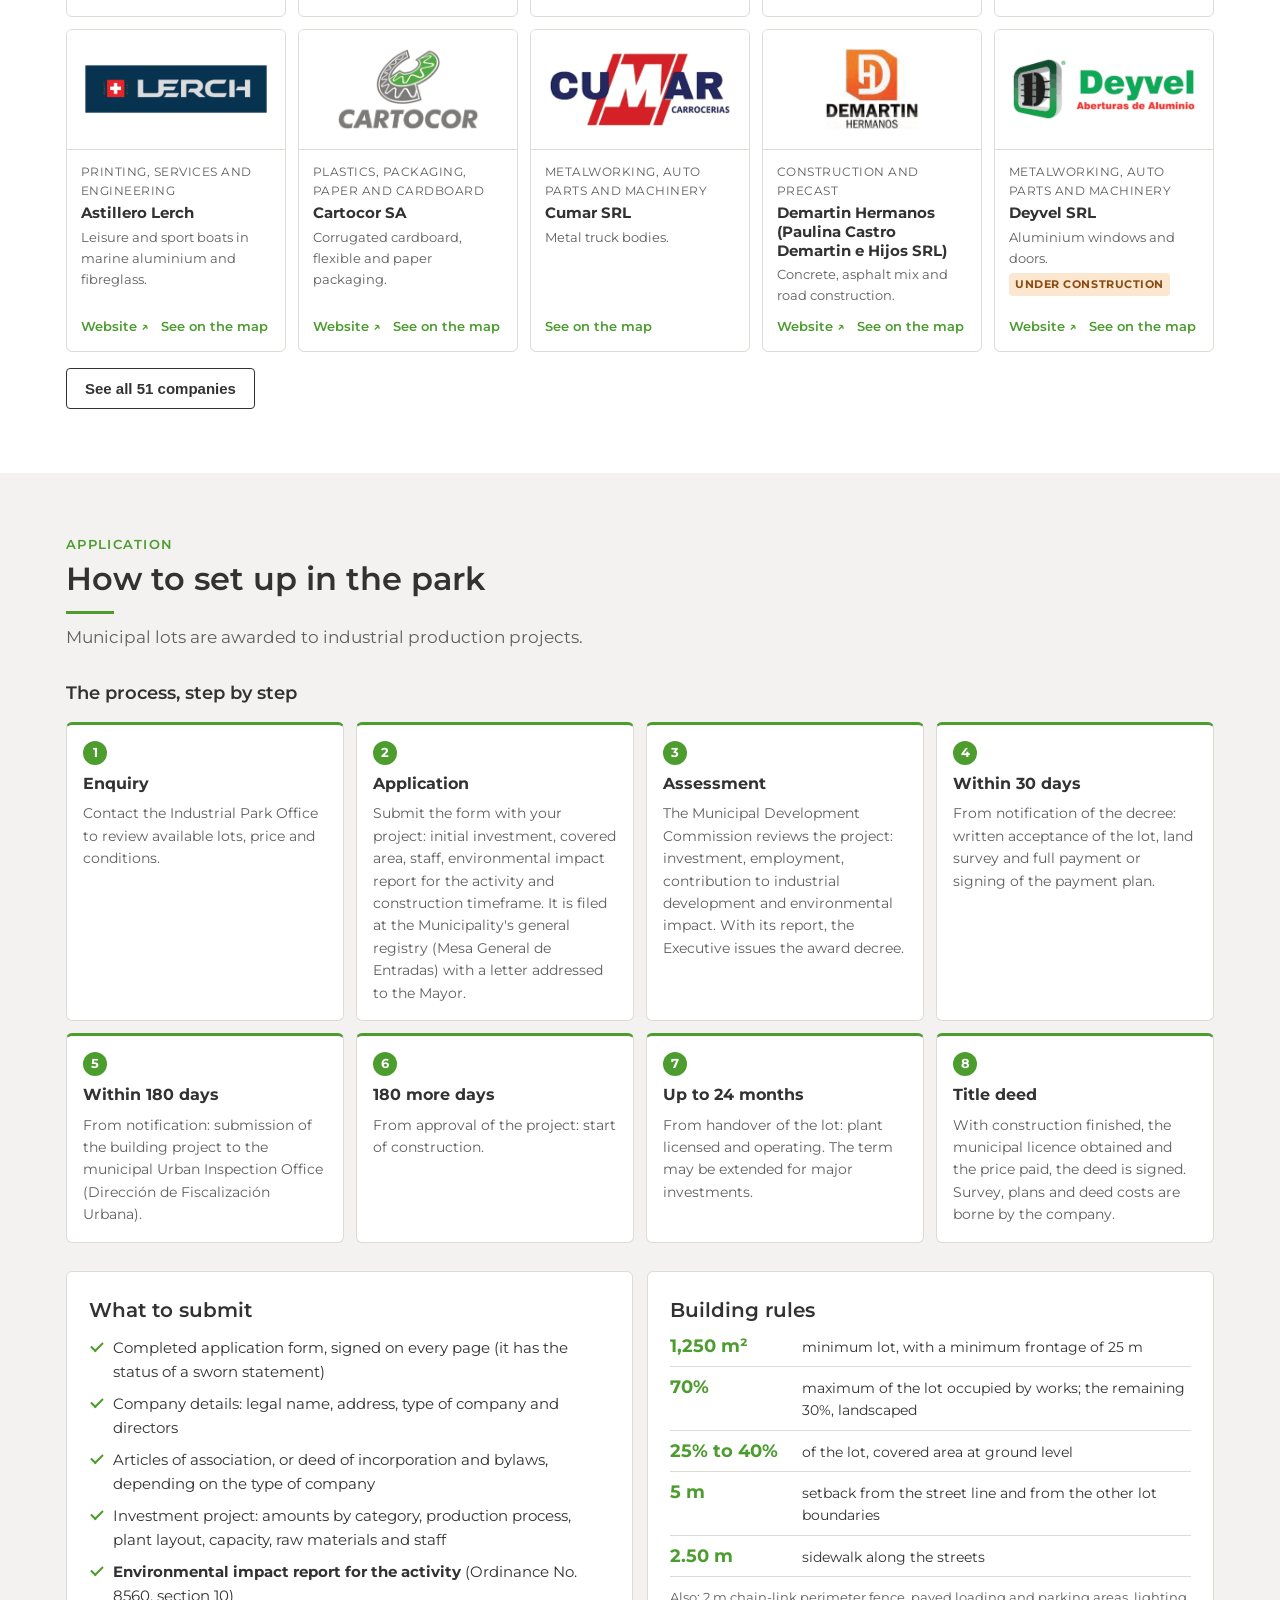
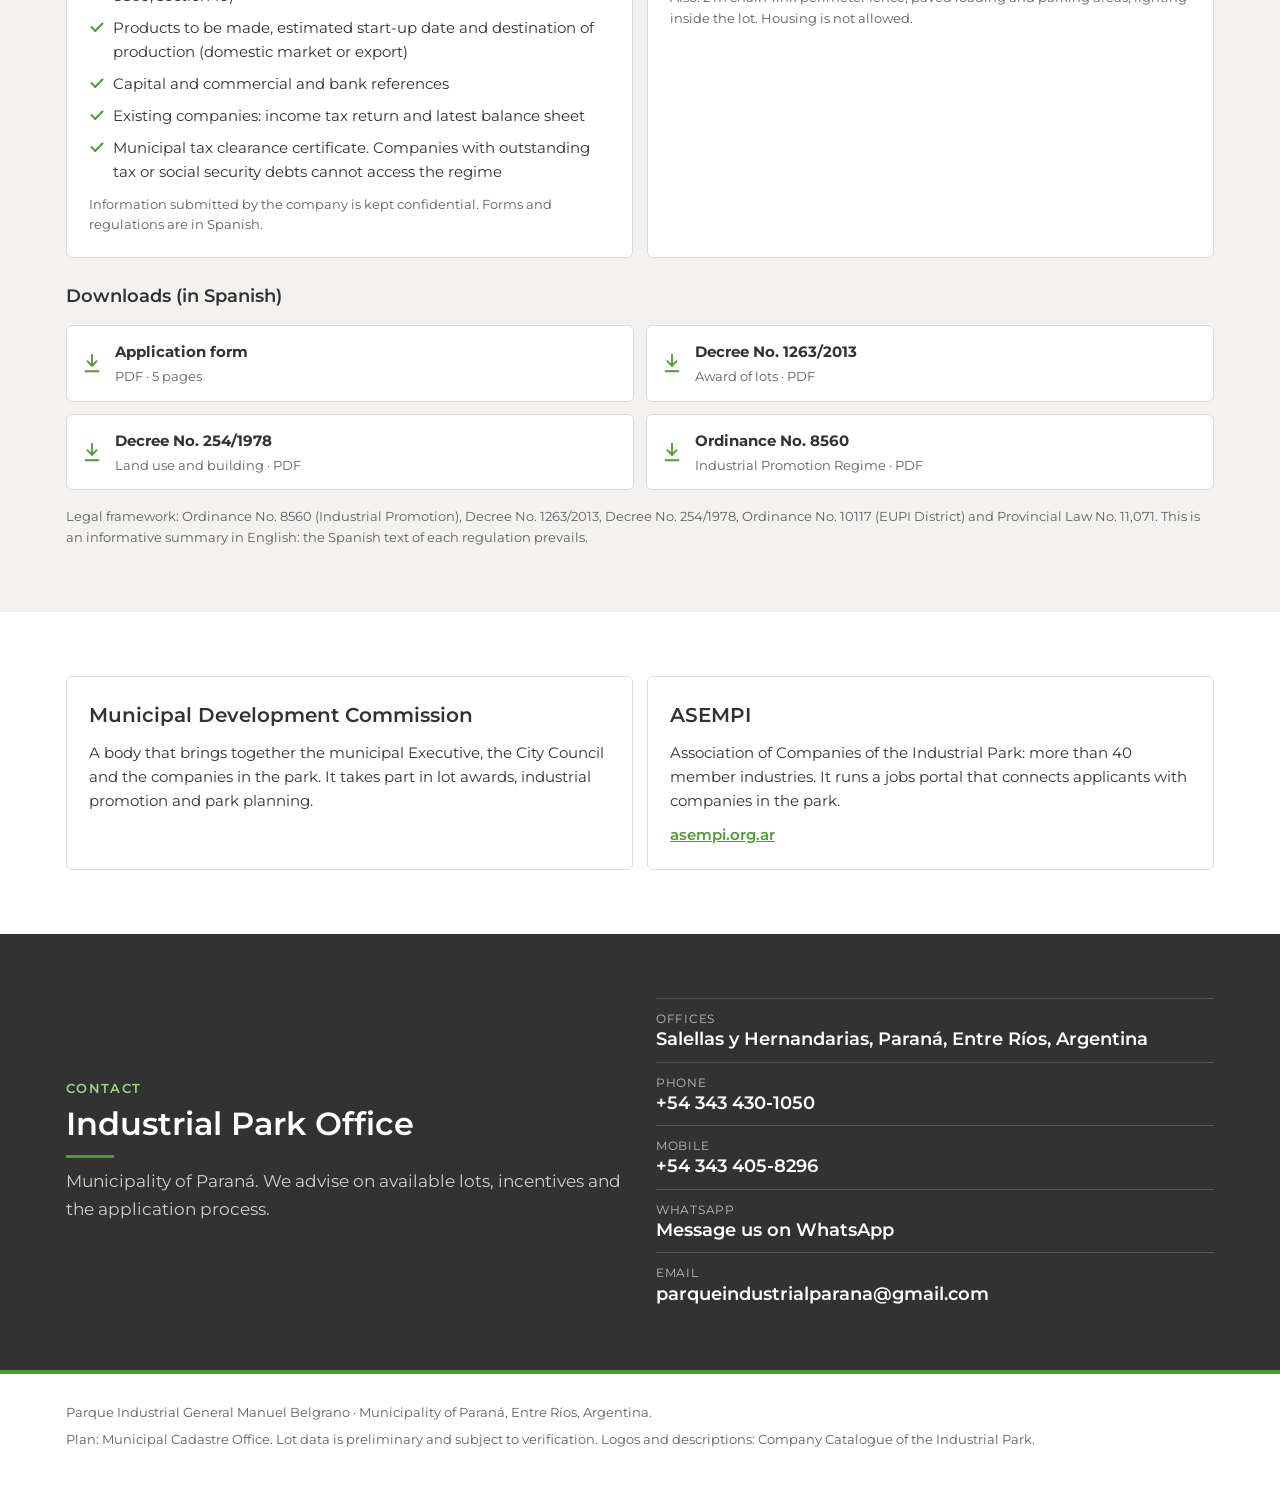
<file: en.html>
<!doctype html>
<html lang="en">
<head>
<meta charset="utf-8">
<meta name="viewport" content="width=device-width, initial-scale=1, viewport-fit=cover">
<title>Parque Industrial Paraná · Industrial Park</title>
<meta name="description" content="Parque Industrial General Manuel Belgrano, Paraná, Entre Ríos, Argentina: available lots, incentives, services and companies.">
<script>
  // Links viejos del mapa (#lote-..., #gestion) siguen funcionando.
  if (/^#(lote-|gestion)/.test(location.hash)) location.replace("mapa.html" + location.hash);
</script>
<link rel="preconnect" href="https://fonts.googleapis.com">
<link rel="stylesheet" href="https://fonts.googleapis.com/css2?family=Montserrat:wght@400;500;600;700&family=IBM+Plex+Mono:wght@400;500&display=swap">
<link rel="stylesheet" href="sitio.css?v=202611101340">
</head>
<body>
<a class="saltar" href="#lotes">Skip to available lots</a>

<header class="nav">
  <div class="wrap nav-in">
    <a class="marca" href="#inicio">
      <img src="img/logo-parana-municipio.png" alt="Paraná Municipio">
      <span class="marca-t">Parque Industrial<br>Gral. Manuel Belgrano</span>
    </a>
    <nav aria-label="Sections">
      <a href="#lotes">Lots</a>
      <a href="#beneficios">Incentives</a>
      <a href="#servicios">Services</a>
      <a href="#empresas">Companies</a>
      <a href="#radicarse">How to apply</a>
      <a href="#contacto">Contact</a>
    </nav>
    <a class="idioma" href="index.html" lang="es" hreflang="es">Español</a>
    <a class="btn btn-sm" href="mapa.html">Lot map</a>
  </div>
</header>

<main>
  <section class="hero" id="inicio">
    <div class="wrap hero-in">
      <div class="hero-txt">
        <p class="eyebrow">Municipality of Paraná · Entre Ríos · Argentina</p>
        <h1>Parque Industrial General Manuel Belgrano</h1>
        <p class="lead">A municipal industrial park with serviced lots, tax incentives and established companies. On Antonio Salellas street, the continuation of National Route 12.</p>
        <div class="ctas">
          <a class="btn" href="#lotes">See available lots</a>
          <a class="btn ghost" href="#radicarse">How to apply</a>
        </div>
      </div>
      <figure class="hero-foto">
        <img src="img/fotos/aerea-parque.jpg" alt="Aerial view of the industrial park with factory buildings and internal streets">
      </figure>
    </div>
    <div class="wrap">
      <dl class="cifras" id="cifras"></dl>
    </div>
  </section>

  <section class="sec" id="lotes" aria-labelledby="t-lotes">
    <div class="wrap">
      <div class="sec-head">
        <p class="eyebrow">Lots</p>
        <h2 id="t-lotes">Available lots</h2>
        <p class="sec-lead" id="lotes-resumen">Loading lots…</p>
      </div>
      <div class="lotes-top">
      <figure class="plano-lotes">
        <a href="mapa.html" class="plano-link" aria-label="Open the interactive lot map">
          <svg id="mini-plano" role="img" aria-label="Plan of the park with available lots highlighted"></svg>
        </a>
        <figcaption><span class="dot" style="background:var(--st-disponible)"></span>Available (Municipality)
          <span class="dot" style="background:var(--st-libreprivado)"></span>Available (private)
          <span class="dot" style="background:var(--st-pulmon)"></span>Green buffer</figcaption>
      </figure>
      </div>
      <div class="lotes" id="lotes-grid"></div>
      <div class="sec-pie">
        <a class="btn" href="mapa.html">Open the interactive map</a>
        <p class="nota">Areas marked ≈ were measured on the municipal cadastre plan. Data subject to verification. The interactive map is in Spanish.</p>
      </div>
    </div>
  </section>

  <section class="sec alt" id="beneficios" aria-labelledby="t-ben">
    <div class="wrap">
      <div class="sec-head">
        <p class="eyebrow">Incentives</p>
        <h2 id="t-ben">Incentives for companies</h2>
        <p class="sec-lead">For companies setting up in the park for the first time and for those already here that expand.</p>
      </div>
      <div class="ben">
        <article class="card">
          <h3>Municipal</h3>
          <p class="card-sub">Industrial Promotion Regime · Ordinance No. 8560</p>
          <ul class="big-list">
            <li><b>100%</b><span>exemption from municipal taxes and fees for the first 5 years from final approval of the plant</span></li>
            <li><b>50%</b><span>exemption for the following 5 years</span></li>
          </ul>
          <p class="nota">Covers: general property fee (Tasa General Inmobiliaria), public works contribution (Tasa Solidaria para Obras Públicas), health, hygiene and safety inspection fee (Tasa por Inspección Sanitaria, Higiene, Profilaxis y Seguridad), community and tourism promotion fund, building permit fee (Derecho de Edificación) and administrative fees.</p>
        </article>
        <article class="card">
          <h3>Provincial</h3>
          <p class="card-sub">Entre Ríos Industrial Promotion Regime · Law No. 11,071</p>
          <ul class="big-list">
            <li><b>100%</b><span>exemption for 15 years from provincial turnover tax (Ingresos Brutos), property tax, stamp tax and vehicle tax</span></li>
            <li><b>15% · 8% · 4%</b><span>rebate on electricity consumption depending on the contracted tariff, plus 5% when renewable energy is used</span></li>
          </ul>
          <p class="nota">The 15 years are 10 under the law plus 5 for locating in a recognised industrial park (sections 11 and 15). The turnover tax exemption does not cover sales to final consumers. Applications are filed with the Government of Entre Ríos, with a production project.</p>
        </article>
        <article class="card">
          <h3>Price and financing</h3>
          <p class="card-sub">Municipal lots · Argentine pesos (ARS)</p>
          <ul class="big-list">
            <li><b>$31,095 to $43,467</b><span>per m², depending on the area of the park</span></li>
          </ul>
          <ul class="zonas">
            <li><span>Facing Salellas street</span><b>$43,467</b></li>
            <li><span>Blocks 202, 203, 247 and 248</span><b>$40,089</b></li>
            <li><span>Blocks 266 and 267</span><b>$33,142</b></li>
            <li><span>Facing Mihura street and blocks 268, 292 and 293</span><b>$31,095</b></li>
          </ul>
          <p><b>Municipal financing:</b> the Municipality offers payment plans for the purchase of the lot.</p>
          <p class="nota">These prices apply to municipal lots. Private lots for sale are priced by their owners.</p>
        </article>
      </div>
      <div class="ben ben-1">
        <article class="card">
          <h3>If you are already in the park and expand</h3>
          <p class="card-sub">Ordinance No. 8560 · sections 20 to 23</p>
          <p>Up to <b>5 years of exemption</b> on the increase in the health, hygiene and safety inspection fee generated by your new investments.</p>
          <ul class="reglas">
            <li><b>100%</b><span>of the increase, if you add at least 40% more staff and two of these: +50% output, +50% equipment or +50% built area</span></li>
            <li><b>50%</b><span>of the increase, if you add at least 20% more staff and two of these: +30% output, +30% equipment or +30% built area</span></li>
          </ul>
          <p class="nota">It must be requested before investing, detailing the investments and the timeframe. When the promotion period ends, a deferral of up to 50% of that fee for 5 years can also be requested, with similar requirements.</p>
        </article>
      </div>
      <p class="nota">Incentives are granted by resolution of the municipal Executive, with the involvement of the Municipal Development Commission. They require a municipal tax clearance certificate and investments certified by a registered accountant. Check the conditions with the Industrial Park Office.</p>
    </div>
  </section>

  <section class="sec" id="servicios" aria-labelledby="t-serv">
    <div class="wrap">
      <div class="sec-head">
        <p class="eyebrow">Services</p>
        <h2 id="t-serv">Infrastructure and services</h2>
      </div>
      <div class="fotos">
        <figure><img src="img/fotos/primeros-auxilios.jpg" alt="First aid room of the park with an ambulance at the door" loading="lazy"><figcaption>First aid room and emergency post (107)</figcaption></figure>
        <figure><img src="img/fotos/banco-entre-rios.jpg" alt="Banco Entre Ríos branch inside the park" loading="lazy"><figcaption>Banco Entre Ríos branch</figcaption></figure>
      </div>
      <div class="serv">
        <article class="card">
          <h3>Utilities</h3>
          <ul class="tick">
            <li>Drinking water</li>
            <li>Electricity at medium and low voltage</li>
            <li>Natural gas</li>
            <li>Sewerage and storm drainage</li>
            <li>Fibre-optic internet</li>
            <li>LED street lighting</li>
            <li>Internal roads suitable for heavy traffic</li>
            <li>City bus line</li>
          </ul>
        </article>
        <article class="card">
          <h3>On site</h3>
          <ul class="tick">
            <li>Administrative offices of the Park Office</li>
            <li>Multi-purpose hall (SUM)</li>
            <li>First aid room</li>
            <li>Emergency post (107)</li>
            <li>Banco Entre Ríos branch and ATM</li>
            <li>Rural Police station</li>
            <li>Truck parking</li>
            <li>Perimeter fence and green areas</li>
          </ul>
        </article>
        <article class="card card-dato">
          <h3>Security</h3>
          <div class="datos-g">
            <p><b>25</b><span>video surveillance cameras</span></p>
            <p><b>24/7</b><span>monitoring centre</span></p>
          </div>
          <p class="nota">The park has its own video surveillance and monitoring centre.</p>
        </article>
        <article class="card card-dato">
          <h3>Solar Photovoltaic Park</h3>
          <div class="datos-g">
            <p><b>10,400</b><span>panels</span></p>
            <p><b>7.38 MWp</b><span>installed capacity</span></p>
            <p><b>12 GWh</b><span>annual generation</span></p>
          </div>
          <p class="nota">Financed 100% with the Municipality of Paraná's own funds. Currently being commissioned.</p>
        </article>
      </div>
    </div>
  </section>

  <section class="sec alt" id="ubicacion" aria-labelledby="t-ubi">
    <div class="wrap ubi">
      <div>
        <p class="eyebrow">Access</p>
        <h2 id="t-ubi">Location</h2>
        <p class="sec-lead">On Antonio Salellas street, the continuation of National Route 12. 5 km from National Route 18, 7 km from the Paraná–Santa Fe Subfluvial Tunnel and 8 km from downtown Paraná.</p>
        <a class="btn ghost" target="_blank" rel="noopener" href="https://www.google.com/maps/search/?api=1&query=-31.7705,-60.4535">Open in Google Maps</a>
        <figure class="ubi-foto"><img src="img/fotos/acceso-aereo.jpg" alt="Aerial view of the road access to the park from the route" loading="lazy"></figure>
      </div>
      <ul class="dist">
        <li><b>35 km</b><span>Santa Fe</span></li>
        <li><b>46 km</b><span>Port of Diamante</span></li>
        <li><b>200 km</b><span>Rosario</span></li>
        <li><b>400 km</b><span>Córdoba</span></li>
        <li><b>400 km</b><span>Port of Zárate</span></li>
        <li><b>470 km</b><span>Buenos Aires</span></li>
      </ul>
    </div>
  </section>

  <section class="sec" id="empresas" aria-labelledby="t-emp">
    <div class="wrap">
      <div class="sec-head">
        <p class="eyebrow">Companies</p>
        <h2 id="t-emp">Companies in the park</h2>
        <p class="sec-lead">Select a logo to visit the company's website.</p>
      </div>
      <div class="fotos fotos-emp">
        <figure><img src="img/fotos/fundicion.jpg" alt="Workers pouring molten metal at a foundry in the park" loading="lazy"></figure>
        <figure><img src="img/fotos/laboratorio.jpg" alt="Quality control laboratory of a company in the park" loading="lazy"></figure>
        <figure><img src="img/fotos/aerea-petropack.jpg" alt="Aerial view of industrial plants in the park" loading="lazy"></figure>
      </div>
      <div class="emp-filtros">
        <div class="chips" id="emp-chips" role="group" aria-label="Filter by sector"></div>
        <label class="buscar"><span class="sr">Search company</span>
          <input id="emp-q" type="search" placeholder="Search company or activity" autocomplete="off"></label>
      </div>
      <ul class="emp" id="emp-grid"></ul>
      <p class="emp-pie"><button type="button" class="btn ghost" id="emp-mas" hidden>See all companies</button></p>
    </div>
  </section>

  <section class="sec alt" id="radicarse" aria-labelledby="t-rad">
    <div class="wrap">
      <div class="sec-head">
        <p class="eyebrow">Application</p>
        <h2 id="t-rad">How to set up in the park</h2>
        <p class="sec-lead">Municipal lots are awarded to industrial production projects.</p>
      </div>

      <h3 class="sub">The process, step by step</h3>
      <ol class="linea">
        <li><b>Enquiry</b><span>Contact the Industrial Park Office to review available lots, price and conditions.</span></li>
        <li><b>Application</b><span>Submit the form with your project: initial investment, covered area, staff, environmental impact report for the activity and construction timeframe. It is filed at the Municipality's general registry (Mesa General de Entradas) with a letter addressed to the Mayor.</span></li>
        <li><b>Assessment</b><span>The Municipal Development Commission reviews the project: investment, employment, contribution to industrial development and environmental impact. With its report, the Executive issues the award decree.</span></li>
        <li><b>Within 30 days</b><span>From notification of the decree: written acceptance of the lot, land survey and full payment or signing of the payment plan.</span></li>
        <li><b>Within 180 days</b><span>From notification: submission of the building project to the municipal Urban Inspection Office (Dirección de Fiscalización Urbana).</span></li>
        <li><b>180 more days</b><span>From approval of the project: start of construction.</span></li>
        <li><b>Up to 24 months</b><span>From handover of the lot: plant licensed and operating. The term may be extended for major investments.</span></li>
        <li><b>Title deed</b><span>With construction finished, the municipal licence obtained and the price paid, the deed is signed. Survey, plans and deed costs are borne by the company.</span></li>
      </ol>

      <div class="rad-cols">
        <article class="card">
          <h3>What to submit</h3>
          <ul class="tick">
            <li>Completed application form, signed on every page (it has the status of a sworn statement)</li>
            <li>Company details: legal name, address, type of company and directors</li>
            <li>Articles of association, or deed of incorporation and bylaws, depending on the type of company</li>
            <li>Investment project: amounts by category, production process, plant layout, capacity, raw materials and staff</li>
            <li><b>Environmental impact report for the activity</b> (Ordinance No. 8560, section 10)</li>
            <li>Products to be made, estimated start-up date and destination of production (domestic market or export)</li>
            <li>Capital and commercial and bank references</li>
            <li>Existing companies: income tax return and latest balance sheet</li>
            <li>Municipal tax clearance certificate. Companies with outstanding tax or social security debts cannot access the regime</li>
          </ul>
          <p class="nota">Information submitted by the company is kept confidential. Forms and regulations are in Spanish.</p>
        </article>
        <article class="card">
          <h3>Building rules</h3>
          <ul class="reglas">
            <li><b>1,250 m²</b><span>minimum lot, with a minimum frontage of 25 m</span></li>
            <li><b>70%</b><span>maximum of the lot occupied by works; the remaining 30%, landscaped</span></li>
            <li><b>25% to 40%</b><span>of the lot, covered area at ground level</span></li>
            <li><b>5 m</b><span>setback from the street line and from the other lot boundaries</span></li>
            <li><b>2.50 m</b><span>sidewalk along the streets</span></li>
          </ul>
          <p class="nota">Also: 2 m chain-link perimeter fence, paved loading and parking areas, lighting inside the lot. Housing is not allowed.</p>
        </article>
      </div>

      <div class="descargas">
        <h3 class="sub">Downloads (in Spanish)</h3>
        <ul>
          <li><a href="docs/formulario-solicitud-radicacion.pdf" target="_blank" rel="noopener"><b>Application form</b><span>PDF · 5 pages</span></a></li>
          <li><a href="docs/decreto-1263-2013-adjudicaciones.pdf" target="_blank" rel="noopener"><b>Decree No. 1263/2013</b><span>Award of lots · PDF</span></a></li>
          <li><a href="docs/decreto-254-1978-ocupacion-y-edificacion.pdf" target="_blank" rel="noopener"><b>Decree No. 254/1978</b><span>Land use and building · PDF</span></a></li>
          <li><a href="docs/ordenanza-8560-promocion-industrial.pdf" target="_blank" rel="noopener"><b>Ordinance No. 8560</b><span>Industrial Promotion Regime · PDF</span></a></li>
        </ul>
      </div>
      <p class="nota">Legal framework: Ordinance No. 8560 (Industrial Promotion), Decree No. 1263/2013, Decree No. 254/1978, Ordinance No. 10117 (EUPI District) and Provincial Law No. 11,071. This is an informative summary in English: the Spanish text of each regulation prevails.</p>
    </div>
  </section>

  <section class="sec" id="comunidad" aria-labelledby="t-com">
    <div class="wrap com">
      <article class="card">
        <h3 id="t-com">Municipal Development Commission</h3>
        <p>A body that brings together the municipal Executive, the City Council and the companies in the park. It takes part in lot awards, industrial promotion and park planning.</p>
      </article>
      <article class="card">
        <h3>ASEMPI</h3>
        <p>Association of Companies of the Industrial Park: more than 40 member industries. It runs a jobs portal that connects applicants with companies in the park.</p>
        <p class="links"><a href="https://asempi.org.ar" target="_blank" rel="noopener">asempi.org.ar</a></p>
      </article>
    </div>
  </section>

  <section class="sec contacto" id="contacto" aria-labelledby="t-con">
    <div class="wrap con">
      <div>
        <p class="eyebrow">Contact</p>
        <h2 id="t-con">Industrial Park Office</h2>
        <p class="sec-lead" id="con-area"></p>
      </div>
      <ul class="con-datos" id="con-datos"></ul>
    </div>
  </section>
</main>

<a class="wa-fijo" id="wa-fijo" target="_blank" rel="noopener" hidden>Contact us on WhatsApp</a>

<footer class="pie">
  <div class="wrap">
    <p>Parque Industrial General Manuel Belgrano · Municipality of Paraná, Entre Ríos, Argentina.</p>
    <p class="nota">Plan: Municipal Cadastre Office. Lot data is preliminary and subject to verification. Logos and descriptions: Company Catalogue of the Industrial Park.</p>
  </div>
</footer>

<script src="config.js?v=202611101340"></script>
<script src="sitio.js?v=202611101340"></script>
</body>
</html>
</file>
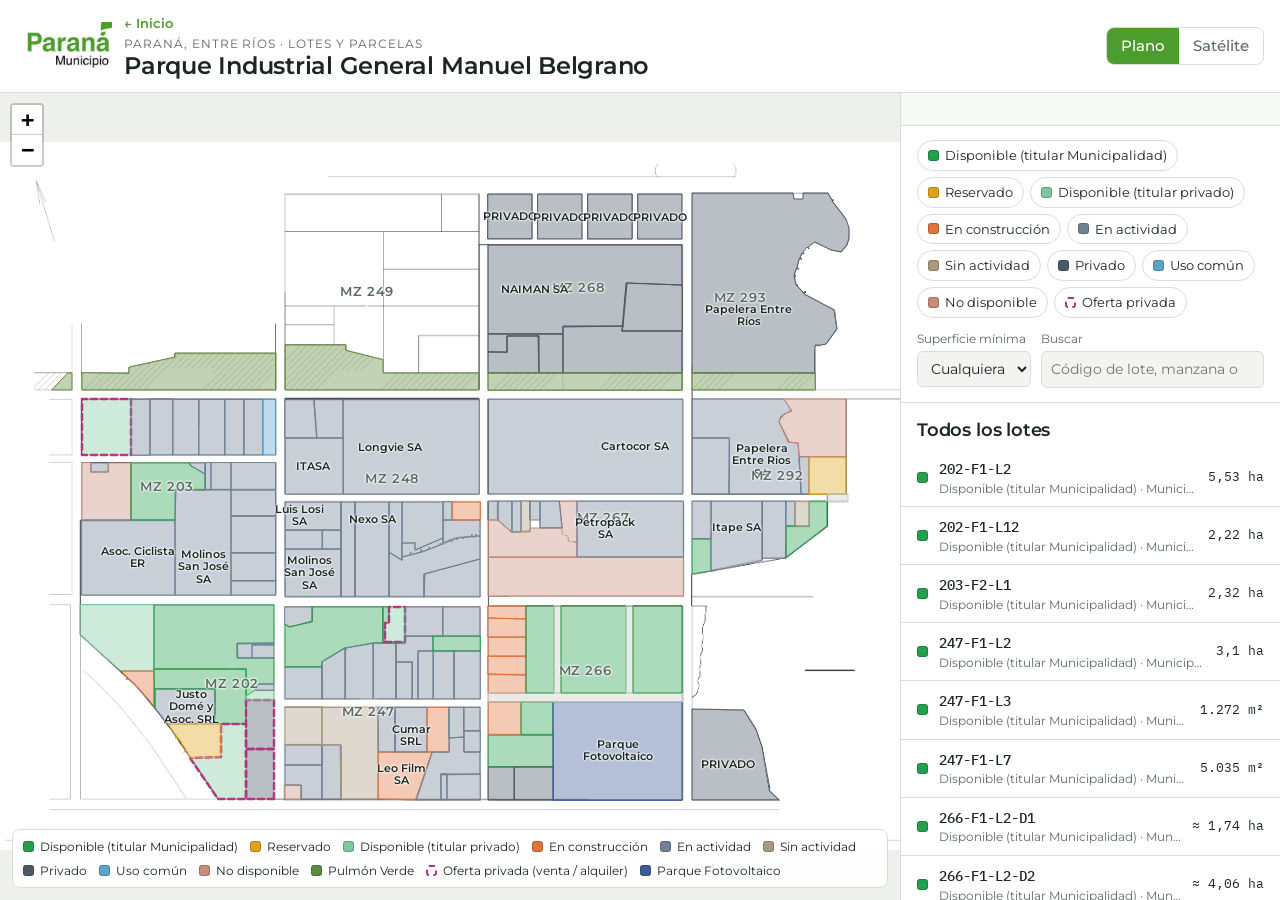
<file: mapa.html>
<!doctype html>
<html lang="es">
<head>
<meta charset="utf-8">
<meta name="viewport" content="width=device-width, initial-scale=1, viewport-fit=cover">
<title>Mapa de lotes · Parque Industrial Paraná</title>
<meta name="claude:viewport-fit-sides" content="cover">
<meta name="description" content="Mapa interactivo de lotes del Parque Industrial General Manuel Belgrano, Paraná.">
<link rel="preconnect" href="https://fonts.googleapis.com">
<link rel="stylesheet" href="https://fonts.googleapis.com/css2?family=Montserrat:wght@400;500;600;700&family=IBM+Plex+Mono:wght@400;500&display=swap">
<link rel="stylesheet" href="vendor/leaflet.css?v=202611101340">
<link rel="stylesheet" href="app.css?v=202611101340">
</head>
<body>
<div class="app">
  <header class="top">
    <a class="logo-muni" href="./" title="Volver al inicio"><img src="img/logo-parana-municipio.png" alt="Paraná Municipio"></a>
    <div class="brand">
      <a class="volver" href="./">← Inicio</a>
      <p class="eyebrow" id="subtitulo">Paraná, Entre Ríos · Lotes y parcelas</p>
      <h1 id="nombre">Parque Industrial General Manuel Belgrano</h1>
    </div>
    <div class="vista" role="group" aria-label="Vista del mapa">
      <button type="button" id="btn-plano" class="seg on" aria-pressed="true">Plano</button>
      <button type="button" id="btn-sat" class="seg" aria-pressed="false">Satélite</button>
    </div>
  </header>

  <main class="body">
    <section class="mapwrap" aria-label="Mapa de lotes">
      <div id="map"></div>
      <div class="leyenda" id="leyenda" aria-label="Referencias"></div>
      <p class="aviso-sat" id="aviso-sat" hidden></p>
    </section>

    <aside class="panel" id="panel">
      <div class="ficha" id="ficha" hidden></div>

      <div class="bloque" id="bloque-filtros">
        <div class="resumen" id="resumen" role="group" aria-label="Filtrar por estado"></div>
        <div class="filtros">
          <label class="campo">
            <span>Superficie mínima</span>
            <select id="f-sup">
              <option value="0">Cualquiera</option>
              <option value="2000">2.000 m²</option>
              <option value="5000">5.000 m²</option>
              <option value="10000">1 ha</option>
              <option value="20000">2 ha</option>
              <option value="50000">5 ha</option>
            </select>
          </label>
          <label class="campo grow">
            <span>Buscar</span>
            <input id="f-q" type="search" placeholder="Código de lote, manzana o empresa" autocomplete="off">
          </label>
        </div>
      </div>

      <div class="lista-head">
        <h2 id="lista-titulo">Lotes</h2>
        <span class="mono" id="lista-n"></span>
      </div>
      <ol class="lista" id="lista"></ol>

      <div class="bloque gestion" id="gestion" hidden>
        <h2>Modo gestión</h2>
        <p class="nota">Los cambios que hagas en las fichas quedan guardados en este navegador. Para que los vean todos, copiá la tabla y pegala en la planilla de datos.</p>
        <div class="acciones">
          <button type="button" class="btn" id="btn-copiar-tabla">Copiar tabla</button>
          <button type="button" class="btn ghost" id="btn-plano-completo">Ver plano completo de Catastro</button>
          <button type="button" class="btn ghost" id="btn-calibrar">Ubicar en satélite</button>
          <button type="button" class="btn ghost" id="btn-borrar-local">Descartar cambios locales</button>
        </div>
        <p class="toast" id="toast-gestion" role="status"></p>
        <div class="calib" id="calib" hidden></div>
      </div>

      <footer class="pie">
        <p id="fuente"></p>
        <button type="button" class="link" id="btn-gestion">Modo gestión</button>
      </footer>
    </aside>
  </main>
</div>
<script src="vendor/leaflet.js?v=202611101340"></script>
<script src="config.js?v=202611101340"></script>
<script src="app.js?v=202611101340"></script>
</body>
</html>
</file>
<file: sitio.css>
/* Página de inicio del Parque Industrial. Comparte colores y tipografías con el mapa. */
:root {
  /* Colores tomados del logo y del sitio parana.gob.ar */
  --bg: #ffffff;
  --bg-alt: #f3f2f0;
  --surface: #ffffff;
  --ink: #323232;
  --muted: #5f5f5f;
  --line: #dedbd7;
  --accent: #4c9c2e;
  --accent-dark: #3d7f24;
  --accent-ink: #ffffff;
  --accent-soft: #e6f1e0;
  --panel: #d5d1cc;
  --oscuro: #323232;

  --st-disponible: #22a04b;
  --st-libreprivado: #7cc7a0;
  --st-pulmon: #5f8a3a;
  --st-oferta: #b4337a;

  --f-display: "Montserrat", system-ui, -apple-system, "Segoe UI", sans-serif;
  --f-body: "Montserrat", system-ui, -apple-system, "Segoe UI", sans-serif;
  --f-mono: "IBM Plex Mono", ui-monospace, "SFMono-Regular", Menlo, monospace;
  --gutter: max(16px, env(safe-area-inset-left, 0px));
  color-scheme: light;
}

*, *::before, *::after { box-sizing: border-box; }
html { scroll-behavior: smooth; scroll-padding-top: 76px; }
body { margin: 0; background: var(--bg); color: var(--ink); font: 15px/1.6 var(--f-body); -webkit-text-size-adjust: 100%; }
h1, h2, h3 { font-family: var(--f-display); font-weight: 600; margin: 0; letter-spacing: 0; text-wrap: balance; color: var(--ink); }
p { margin: 0; }
a { color: var(--accent); }
img { max-width: 100%; }
:focus-visible { outline: 2px solid var(--accent); outline-offset: 2px; }
.sr { position: absolute; width: 1px; height: 1px; overflow: hidden; clip: rect(0 0 0 0); white-space: nowrap; }
.saltar { position: absolute; left: -999px; top: 8px; z-index: 50; background: var(--surface); padding: 8px 12px; border-radius: 6px; }
.saltar:focus { left: 8px; }

.wrap { width: 100%; max-width: 1180px; margin-inline: auto; padding-inline: var(--gutter); }
.eyebrow { font: 600 13px/1.2 var(--f-body); text-transform: uppercase; letter-spacing: .1em; color: var(--accent); margin-bottom: 8px; }
.nota { font-size: 13px; color: var(--muted); }
.dot { display: inline-block; width: 11px; height: 11px; border-radius: 3px; vertical-align: -1px; }

.btn {
  display: inline-flex; align-items: center; justify-content: center; gap: 6px; text-decoration: none;
  padding: 11px 18px; border-radius: 4px; border: 1px solid var(--accent); background: var(--accent); color: var(--accent-ink);
  font-weight: 600; font-size: 15px; cursor: pointer; white-space: nowrap;
}
.btn:hover { background: var(--accent-dark); border-color: var(--accent-dark); }
.btn.ghost { background: transparent; color: var(--ink); border-color: var(--ink); }
.btn.ghost:hover { background: var(--ink); color: #fff; border-color: var(--ink); }
.btn-sm { padding: 8px 14px; font-size: 14px; }

/* Barra superior: blanca con el logo del Municipio, como parana.gob.ar */
.nav { position: sticky; top: 0; z-index: 20; background: #fff; box-shadow: 0 1px 6px rgba(0, 0, 0, .08); }
.nav-in { display: flex; align-items: center; gap: 20px; min-height: 84px; }
.marca { text-decoration: none; color: var(--ink); display: flex; align-items: center; gap: 14px; }
.marca img { width: 120px; height: 60px; display: block; }
.marca-t { font: 600 14px/1.25 var(--f-display); border-left: 1px solid var(--line); padding-left: 14px; }
.nav nav { display: flex; gap: 2px; margin-left: auto; flex-wrap: wrap; }
.nav nav a { text-decoration: none; color: var(--ink); font-weight: 500; font-size: 14px; padding: 6px 10px; border-radius: 4px; }
.nav nav a:hover { color: var(--accent); }

/* Portada: plano a la izquierda y panel gris con el texto, como el carrusel de parana.gob.ar */
.hero { padding-block: 24px 0; background: #fff; }
.hero-in { display: grid; grid-template-columns: minmax(0, 1.45fr) minmax(0, 1fr); gap: 0; align-items: stretch; }
.hero-foto { margin: 0; order: 1; min-height: 360px; background: #ecebe8; }
.hero-foto img { display: block; width: 100%; height: 100%; object-fit: cover; }
.lotes-top { margin-bottom: 18px; }
.plano-lotes { margin: 0; background: #ecebe8; padding: 18px; border-radius: 6px; max-width: 560px; }
.ubi-foto { margin: 22px 0 0; }
.ubi-foto img { display: block; width: 100%; height: 280px; object-fit: cover; border-radius: 6px; }
.hero-txt { order: 2; background: var(--panel); padding: 40px 36px; display: flex; flex-direction: column; justify-content: center; }
.hero .eyebrow { color: var(--accent-dark); }
.hero h1 { font-size: clamp(26px, 2.8vw, 34px); line-height: 1.2; font-weight: 600; }
.lead { font-size: 16px; color: #4a4a4a; margin-top: 14px; }
.ctas { display: flex; gap: 10px; flex-wrap: wrap; margin-top: 24px; }
.plano-link { display: block; }
#mini-plano { display: block; width: 100%; height: auto; aspect-ratio: 1.25; }
#mini-plano path { stroke: #ecebe8; stroke-width: 1.2; vector-effect: non-scaling-stroke; }
#mini-plano .o { fill: #c3c0bb; }
#mini-plano .d { fill: var(--st-disponible); }
#mini-plano .p { fill: var(--st-libreprivado); }
#mini-plano .v { fill: var(--st-pulmon); }
#mini-plano a:hover path { fill: #155f2c; }
.plano-lotes figcaption { display: flex; flex-wrap: wrap; align-items: center; gap: 6px 8px; font-size: 13px; color: var(--muted); margin-top: 10px; }
.plano-lotes figcaption .dot:not(:first-child) { margin-left: 8px; }

.cifras { display: grid; grid-template-columns: repeat(auto-fit, minmax(170px, 1fr)); gap: 0; margin: 0; padding-block: 26px 30px; border-bottom: 1px solid var(--line); }
.cifras div { padding: 0 16px 0 0; }
.cifras dt { font: 700 clamp(24px, 2.6vw, 32px)/1.1 var(--f-display); color: var(--accent); font-variant-numeric: tabular-nums; }
.cifras dd { margin: 6px 0 0; color: var(--muted); font-size: 13px; }

/* Secciones */
.sec { padding-block: 64px; }
.sec.alt { background: var(--bg-alt); }
.sec h2::after { content: ""; display: block; width: 48px; height: 3px; background: var(--accent); margin-top: 12px; }
.sec-head { margin-bottom: 28px; max-width: 46em; }
.sec h2 { font-size: clamp(24px, 2.8vw, 32px); line-height: 1.2; }
.sec-lead { color: var(--muted); font-size: 17px; margin-top: 10px; }
.sec-pie { display: flex; flex-wrap: wrap; align-items: center; gap: 12px 20px; margin-top: 24px; }

.card { background: var(--surface); border: 1px solid var(--line); border-radius: 6px; padding: 22px; display: flex; flex-direction: column; gap: 10px; }
.card h3 { font-size: 20px; }
.card-sub { font-size: 13px; color: var(--muted); margin-top: -6px; }

/* Fotos */
.fotos { display: flex; flex-wrap: wrap; gap: 14px; margin-bottom: 14px; }
.fotos figure { margin: 0; flex: 1 1 280px; max-width: 460px; }
.fotos img { display: block; width: 100%; height: 240px; object-fit: cover; border-radius: 6px; background: var(--line); }
.fotos figcaption { font-size: 13px; color: var(--muted); margin-top: 6px; }
.fotos-emp { display: grid; grid-template-columns: minmax(0, 1.6fr) minmax(0, 1fr) minmax(0, 1fr); margin-bottom: 22px; }
.fotos-emp figure { max-width: none; }
.fotos-emp img { height: 260px; }
@media (max-width: 640px) {
  .fotos img { height: 200px; }
  .fotos-emp { grid-template-columns: minmax(0, 1fr); }
  .fotos-emp img { height: 180px; }
  .fotos-emp figure:nth-child(3) { display: none; }
}

/* Lotes */
.lotes { display: grid; grid-template-columns: repeat(auto-fill, minmax(220px, 1fr)); gap: 12px; }
.lote { display: flex; flex-direction: column; gap: 6px; text-decoration: none; color: var(--ink); background: var(--surface); border: 1px solid var(--line); border-left: 5px solid var(--c, var(--st-disponible)); border-radius: 6px; padding: 14px 16px; }
.lote:hover { border-color: var(--accent); border-left-color: var(--c, var(--st-disponible)); }
.lote .sup { font: 700 22px/1.1 var(--f-display); font-variant-numeric: tabular-nums; }
.lote .cod { font: 500 13px var(--f-mono); color: var(--muted); }
.lote .tit { font-size: 14px; }
.lote .badge { align-self: flex-start; font: 700 11px/1 var(--f-body); letter-spacing: .05em; text-transform: uppercase; color: #fff; background: var(--st-oferta); padding: 4px 7px; border-radius: 4px; }
.lote .obs { font-size: 13px; color: var(--muted); }
.lote .lote-acc { display: flex; flex-wrap: wrap; align-items: center; justify-content: space-between; gap: 8px 12px; margin-top: auto; padding-top: 6px; }
.lote .ver { font-size: 13px; font-weight: 600; color: var(--accent); text-decoration: none; }
.lote .ver:hover { text-decoration: underline; }
.lote .consultar { font-size: 13px; font-weight: 600; text-decoration: none; color: var(--accent-ink); background: var(--accent); border-radius: 4px; padding: 6px 10px; }
.lote .consultar:hover { background: var(--accent-dark); }
.emp-pie { margin-top: 16px; }
.idioma { font-size: 13px; font-weight: 600; color: var(--ink); text-decoration: none; padding: 6px 8px; border: 1px solid var(--line); border-radius: 4px; }
.idioma:hover { border-color: var(--accent); color: var(--accent); }
.wa-fijo { display: none; }
[hidden] { display: none !important; }

/* Beneficios */
.ben { display: grid; grid-template-columns: repeat(3, minmax(0, 1fr)); gap: 14px; margin-bottom: 16px; }
.ben-1 { grid-template-columns: minmax(0, 1fr); }
.ben-1 .reglas li { grid-template-columns: 64px minmax(0, 1fr); }
.big-list { list-style: none; margin: 4px 0 0; padding: 0; display: flex; flex-direction: column; gap: 14px; }
.big-list li { display: flex; flex-direction: column; gap: 2px; }
.big-list b { font: 700 26px/1.1 var(--f-display); color: var(--accent); font-variant-numeric: tabular-nums; }
.big-list span { font-size: 15px; }

.zonas { list-style: none; margin: 0; padding: 0; display: grid; gap: 6px; font-size: 14px; }
.zonas li { display: flex; justify-content: space-between; gap: 12px; border-bottom: 1px solid var(--line); padding-bottom: 6px; }
.zonas b { font-variant-numeric: tabular-nums; white-space: nowrap; }

/* Servicios */
.serv { display: grid; grid-template-columns: repeat(2, minmax(0, 1fr)); gap: 14px; }
.tick { list-style: none; margin: 0; padding: 0; display: grid; gap: 8px; }
.tick li { padding-left: 24px; position: relative; }
.tick li::before { content: ""; position: absolute; left: 2px; top: .45em; width: 12px; height: 7px; border-left: 2px solid var(--accent); border-bottom: 2px solid var(--accent); transform: rotate(-45deg); }
.datos-g { display: flex; flex-wrap: wrap; gap: 14px 28px; }
.datos-g p { display: flex; flex-direction: column; }
.datos-g b { font: 700 28px/1.1 var(--f-display); color: var(--accent); font-variant-numeric: tabular-nums; }
.datos-g span { font-size: 14px; color: var(--muted); }

/* Ubicación */
.ubi { display: grid; grid-template-columns: minmax(0, 1fr) minmax(0, 1fr); gap: 32px; align-items: center; }
.ubi .btn { margin-top: 20px; }
.dist { list-style: none; margin: 0; padding: 0; display: grid; grid-template-columns: repeat(3, minmax(0, 1fr)); gap: 10px; }
.dist li { background: var(--surface); border: 1px solid var(--line); border-radius: 6px; padding: 14px; display: flex; flex-direction: column; }
.dist b { font: 700 22px/1.1 var(--f-display); font-variant-numeric: tabular-nums; }
.dist span { font-size: 14px; color: var(--muted); margin-top: 4px; }

/* Empresas */
.emp-filtros { display: flex; flex-wrap: wrap; gap: 12px; align-items: center; justify-content: space-between; margin-bottom: 18px; }
.chips { display: flex; flex-wrap: wrap; gap: 6px; }
.chip { border: 1px solid var(--line); background: var(--surface); color: var(--ink); border-radius: 999px; padding: 6px 12px; font: 500 14px var(--f-body); cursor: pointer; }
.chip .n { font: 12px var(--f-mono); color: var(--muted); margin-left: 4px; }
.chip[aria-pressed="true"] { background: var(--accent); color: #fff; border-color: var(--accent); }
.chip[aria-pressed="true"] .n { color: inherit; opacity: .7; }
.buscar input { font: 15px var(--f-body); color: var(--ink); background: var(--surface); border: 1px solid var(--line); border-radius: 8px; padding: 9px 12px; width: min(300px, 100%); }
.emp { list-style: none; margin: 0; padding: 0; display: grid; grid-template-columns: repeat(auto-fill, minmax(210px, 1fr)); gap: 12px; }
.emp li { background: var(--surface); border: 1px solid var(--line); border-radius: 6px; display: flex; flex-direction: column; overflow: hidden; }
.emp .logo { display: grid; place-items: center; height: 120px; background: #fff; padding: 16px; border-bottom: 1px solid var(--line); text-decoration: none; }
.emp a.logo:hover { box-shadow: inset 0 0 0 2px var(--accent); }
.emp .logo img { max-width: 100%; max-height: 84px; object-fit: contain; }
.emp .mono-l { font: 700 28px/1 var(--f-display); color: #5d6a64; letter-spacing: .04em; }
.emp .info { padding: 12px 14px 14px; display: flex; flex-direction: column; gap: 4px; flex: 1; }
.emp .info b { font-size: 15px; line-height: 1.25; }
.emp .act { font-size: 13px; color: var(--muted); }
.emp .sector { font-size: 12px; color: var(--muted); text-transform: uppercase; letter-spacing: .04em; }
.emp .acc { display: flex; flex-wrap: wrap; gap: 4px 12px; margin-top: auto; padding-top: 6px; font-size: 13px; font-weight: 600; }
.emp .acc a { text-decoration: none; }
.emp .acc a:hover { text-decoration: underline; }
.emp .tag { font-size: 11px; font-weight: 700; text-transform: uppercase; letter-spacing: .05em; color: #8a4b12; background: #fbe7cf; border-radius: 4px; padding: 3px 6px; align-self: flex-start; }
.emp-vacio { color: var(--muted); }

/* Cómo radicarse */
.sub { font-size: 18px; margin: 4px 0 14px; }
.linea { list-style: none; margin: 0 0 28px; padding: 0; display: grid; grid-template-columns: repeat(4, minmax(0, 1fr)); gap: 12px; counter-reset: p; }
.linea li { counter-increment: p; background: var(--surface); border: 1px solid var(--line); border-top: 3px solid var(--accent); border-radius: 6px; padding: 16px; display: flex; flex-direction: column; gap: 6px; }
.linea li::before { content: counter(p); font: 700 13px/1 var(--f-display); color: #fff; background: var(--accent); width: 24px; height: 24px; border-radius: 50%; display: grid; place-items: center; }
.linea b { font-size: 16px; }
.linea span { font-size: 14px; color: var(--muted); }
.rad-cols { display: grid; grid-template-columns: repeat(2, minmax(0, 1fr)); gap: 14px; margin-bottom: 24px; }
.reglas { list-style: none; margin: 0; padding: 0; display: grid; gap: 10px; }
.reglas li { display: grid; grid-template-columns: 120px minmax(0, 1fr); gap: 12px; align-items: baseline; border-bottom: 1px solid var(--line); padding-bottom: 8px; }
.reglas b { font: 700 18px/1.2 var(--f-display); color: var(--accent); }
.reglas span { font-size: 14px; }
.descargas ul { list-style: none; margin: 0 0 16px; padding: 0; display: grid; grid-template-columns: repeat(2, minmax(0, 1fr)); gap: 12px; }
.descargas a { display: flex; flex-direction: column; gap: 2px; padding: 14px 16px 14px 48px; background: var(--surface) url("data:image/svg+xml,%3Csvg xmlns='http://www.w3.org/2000/svg' width='22' height='22' viewBox='0 0 24 24' fill='none' stroke='%234c9c2e' stroke-width='2' stroke-linecap='round' stroke-linejoin='round'%3E%3Cpath d='M12 3v12'/%3E%3Cpath d='m7 10 5 5 5-5'/%3E%3Cpath d='M5 21h14'/%3E%3C/svg%3E") 14px center no-repeat; border: 1px solid var(--line); border-radius: 6px; text-decoration: none; color: var(--ink); }
.descargas a:hover { border-color: var(--accent); }
.descargas b { font-size: 15px; }
.descargas span { font-size: 13px; color: var(--muted); }

.com { display: grid; grid-template-columns: repeat(2, minmax(0, 1fr)); gap: 14px; }
.links { font-weight: 600; }

/* Contacto */
.contacto { background: var(--oscuro); color: #fff; }
.contacto h2 { color: #fff; }
.contacto .eyebrow { color: #9fd486; }
.contacto .sec-lead { color: #cfcfcf; }
.con { display: grid; grid-template-columns: minmax(0, 1fr) minmax(0, 1fr); gap: 32px; align-items: center; }
.con-datos { list-style: none; margin: 0; padding: 0; display: grid; gap: 10px; }
.con-datos li { display: flex; flex-direction: column; border-top: 1px solid #555; padding-top: 10px; }
.con-datos span { font-size: 12px; color: #bdbdbd; text-transform: uppercase; letter-spacing: .06em; }
.con-datos b, .con-datos a { font: 600 18px/1.3 var(--f-display); color: #fff; text-decoration: none; }
.con-datos a:hover { color: #9fd486; }

.pie { padding-block: 28px 40px; font-size: 13px; color: var(--muted); border-top: 4px solid var(--accent); }
.pie p + p { margin-top: 6px; }

@media (max-width: 980px) {
  .hero-in, .ubi, .con { grid-template-columns: minmax(0, 1fr); }
  .hero-txt { padding: 28px 22px; }
  .hero-foto { min-height: 0; aspect-ratio: 16 / 9; }
  .hero { padding-top: 0; }
  .hero .wrap.hero-in { padding-inline: 0; }
  .ben { grid-template-columns: minmax(0, 1fr); }
  .pasos, .linea { grid-template-columns: repeat(2, minmax(0, 1fr)); }
  .rad-cols, .descargas ul { grid-template-columns: minmax(0, 1fr); }
  .cifras { grid-template-columns: repeat(3, minmax(0, 1fr)); }
  .nav nav { display: none; }
  .nav .idioma { margin-left: auto; }
}
@media (max-width: 640px) {
  .wa-fijo {
    display: flex; align-items: center; justify-content: center; position: fixed; z-index: 30;
    left: max(12px, env(safe-area-inset-left, 0px)); right: max(12px, env(safe-area-inset-right, 0px));
    bottom: max(12px, env(safe-area-inset-bottom, 0px));
    background: var(--accent); color: var(--accent-ink); font-weight: 700; font-size: 15px; text-decoration: none;
    padding: 13px 16px; border-radius: 8px; box-shadow: 0 4px 14px rgba(0, 0, 0, .25);
  }
  body { padding-bottom: 72px; }
  .hero { padding-block: 32px 28px; }
  .sec { padding-block: 44px; }
  .serv, .com, .pasos, .linea { grid-template-columns: minmax(0, 1fr); }
  .reglas li { grid-template-columns: 96px minmax(0, 1fr); }
  .cifras { grid-template-columns: repeat(2, minmax(0, 1fr)); }
  .dist { grid-template-columns: repeat(2, minmax(0, 1fr)); }
  .emp { grid-template-columns: repeat(2, minmax(0, 1fr)); gap: 8px; }
  .emp .logo { height: 92px; padding: 10px; }
  .emp .logo img { max-height: 64px; }
  .lead { font-size: 17px; }
  .marca img { width: 96px; height: 48px; }
  .marca-t { font-size: 12px; padding-left: 10px; }
  .nav-in { min-height: 68px; gap: 10px; }
}
@media (prefers-reduced-motion: reduce) { html { scroll-behavior: auto; } }
@media (max-width: 440px) { .marca-t { display: none; } }
</file>
<file: vendor/leaflet.css>
/* required styles */

.leaflet-pane,
.leaflet-tile,
.leaflet-marker-icon,
.leaflet-marker-shadow,
.leaflet-tile-container,
.leaflet-pane > svg,
.leaflet-pane > canvas,
.leaflet-zoom-box,
.leaflet-image-layer,
.leaflet-layer {
	position: absolute;
	left: 0;
	top: 0;
	}
.leaflet-container {
	overflow: hidden;
	}
.leaflet-tile,
.leaflet-marker-icon,
.leaflet-marker-shadow {
	-webkit-user-select: none;
	   -moz-user-select: none;
	        user-select: none;
	  -webkit-user-drag: none;
	}
/* Prevents IE11 from highlighting tiles in blue */
.leaflet-tile::selection {
	background: transparent;
}
/* Safari renders non-retina tile on retina better with this, but Chrome is worse */
.leaflet-safari .leaflet-tile {
	image-rendering: -webkit-optimize-contrast;
	}
/* hack that prevents hw layers "stretching" when loading new tiles */
.leaflet-safari .leaflet-tile-container {
	width: 1600px;
	height: 1600px;
	-webkit-transform-origin: 0 0;
	}
.leaflet-marker-icon,
.leaflet-marker-shadow {
	display: block;
	}
/* .leaflet-container svg: reset svg max-width decleration shipped in Joomla! (joomla.org) 3.x */
/* .leaflet-container img: map is broken in FF if you have max-width: 100% on tiles */
.leaflet-container .leaflet-overlay-pane svg {
	max-width: none !important;
	max-height: none !important;
	}
.leaflet-container .leaflet-marker-pane img,
.leaflet-container .leaflet-shadow-pane img,
.leaflet-container .leaflet-tile-pane img,
.leaflet-container img.leaflet-image-layer,
.leaflet-container .leaflet-tile {
	max-width: none !important;
	max-height: none !important;
	width: auto;
	padding: 0;
	}

.leaflet-container img.leaflet-tile {
	/* See: https://bugs.chromium.org/p/chromium/issues/detail?id=600120 */
	mix-blend-mode: plus-lighter;
}

.leaflet-container.leaflet-touch-zoom {
	-ms-touch-action: pan-x pan-y;
	touch-action: pan-x pan-y;
	}
.leaflet-container.leaflet-touch-drag {
	-ms-touch-action: pinch-zoom;
	/* Fallback for FF which doesn't support pinch-zoom */
	touch-action: none;
	touch-action: pinch-zoom;
}
.leaflet-container.leaflet-touch-drag.leaflet-touch-zoom {
	-ms-touch-action: none;
	touch-action: none;
}
.leaflet-container {
	-webkit-tap-highlight-color: transparent;
}
.leaflet-container a {
	-webkit-tap-highlight-color: rgba(51, 181, 229, 0.4);
}
.leaflet-tile {
	filter: inherit;
	visibility: hidden;
	}
.leaflet-tile-loaded {
	visibility: inherit;
	}
.leaflet-zoom-box {
	width: 0;
	height: 0;
	-moz-box-sizing: border-box;
	     box-sizing: border-box;
	z-index: 800;
	}
/* workaround for https://bugzilla.mozilla.org/show_bug.cgi?id=888319 */
.leaflet-overlay-pane svg {
	-moz-user-select: none;
	}

.leaflet-pane         { z-index: 400; }

.leaflet-tile-pane    { z-index: 200; }
.leaflet-overlay-pane { z-index: 400; }
.leaflet-shadow-pane  { z-index: 500; }
.leaflet-marker-pane  { z-index: 600; }
.leaflet-tooltip-pane   { z-index: 650; }
.leaflet-popup-pane   { z-index: 700; }

.leaflet-map-pane canvas { z-index: 100; }
.leaflet-map-pane svg    { z-index: 200; }

.leaflet-vml-shape {
	width: 1px;
	height: 1px;
	}
.lvml {
	behavior: url(#default#VML);
	display: inline-block;
	position: absolute;
	}


/* control positioning */

.leaflet-control {
	position: relative;
	z-index: 800;
	pointer-events: visiblePainted; /* IE 9-10 doesn't have auto */
	pointer-events: auto;
	}
.leaflet-top,
.leaflet-bottom {
	position: absolute;
	z-index: 1000;
	pointer-events: none;
	}
.leaflet-top {
	top: 0;
	}
.leaflet-right {
	right: 0;
	}
.leaflet-bottom {
	bottom: 0;
	}
.leaflet-left {
	left: 0;
	}
.leaflet-control {
	float: left;
	clear: both;
	}
.leaflet-right .leaflet-control {
	float: right;
	}
.leaflet-top .leaflet-control {
	margin-top: 10px;
	}
.leaflet-bottom .leaflet-control {
	margin-bottom: 10px;
	}
.leaflet-left .leaflet-control {
	margin-left: 10px;
	}
.leaflet-right .leaflet-control {
	margin-right: 10px;
	}


/* zoom and fade animations */

.leaflet-fade-anim .leaflet-popup {
	opacity: 0;
	-webkit-transition: opacity 0.2s linear;
	   -moz-transition: opacity 0.2s linear;
	        transition: opacity 0.2s linear;
	}
.leaflet-fade-anim .leaflet-map-pane .leaflet-popup {
	opacity: 1;
	}
.leaflet-zoom-animated {
	-webkit-transform-origin: 0 0;
	    -ms-transform-origin: 0 0;
	        transform-origin: 0 0;
	}
svg.leaflet-zoom-animated {
	will-change: transform;
}

.leaflet-zoom-anim .leaflet-zoom-animated {
	-webkit-transition: -webkit-transform 0.25s cubic-bezier(0,0,0.25,1);
	   -moz-transition:    -moz-transform 0.25s cubic-bezier(0,0,0.25,1);
	        transition:         transform 0.25s cubic-bezier(0,0,0.25,1);
	}
.leaflet-zoom-anim .leaflet-tile,
.leaflet-pan-anim .leaflet-tile {
	-webkit-transition: none;
	   -moz-transition: none;
	        transition: none;
	}

.leaflet-zoom-anim .leaflet-zoom-hide {
	visibility: hidden;
	}


/* cursors */

.leaflet-interactive {
	cursor: pointer;
	}
.leaflet-grab {
	cursor: -webkit-grab;
	cursor:    -moz-grab;
	cursor:         grab;
	}
.leaflet-crosshair,
.leaflet-crosshair .leaflet-interactive {
	cursor: crosshair;
	}
.leaflet-popup-pane,
.leaflet-control {
	cursor: auto;
	}
.leaflet-dragging .leaflet-grab,
.leaflet-dragging .leaflet-grab .leaflet-interactive,
.leaflet-dragging .leaflet-marker-draggable {
	cursor: move;
	cursor: -webkit-grabbing;
	cursor:    -moz-grabbing;
	cursor:         grabbing;
	}

/* marker & overlays interactivity */
.leaflet-marker-icon,
.leaflet-marker-shadow,
.leaflet-image-layer,
.leaflet-pane > svg path,
.leaflet-tile-container {
	pointer-events: none;
	}

.leaflet-marker-icon.leaflet-interactive,
.leaflet-image-layer.leaflet-interactive,
.leaflet-pane > svg path.leaflet-interactive,
svg.leaflet-image-layer.leaflet-interactive path {
	pointer-events: visiblePainted; /* IE 9-10 doesn't have auto */
	pointer-events: auto;
	}

/* visual tweaks */

.leaflet-container {
	background: #ddd;
	outline-offset: 1px;
	}
.leaflet-container a {
	color: #0078A8;
	}
.leaflet-zoom-box {
	border: 2px dotted #38f;
	background: rgba(255,255,255,0.5);
	}


/* general typography */
.leaflet-container {
	font-family: "Helvetica Neue", Arial, Helvetica, sans-serif;
	font-size: 12px;
	font-size: 0.75rem;
	line-height: 1.5;
	}


/* general toolbar styles */

.leaflet-bar {
	box-shadow: 0 1px 5px rgba(0,0,0,0.65);
	border-radius: 4px;
	}
.leaflet-bar a {
	background-color: #fff;
	border-bottom: 1px solid #ccc;
	width: 26px;
	height: 26px;
	line-height: 26px;
	display: block;
	text-align: center;
	text-decoration: none;
	color: black;
	}
.leaflet-bar a,
.leaflet-control-layers-toggle {
	background-position: 50% 50%;
	background-repeat: no-repeat;
	display: block;
	}
.leaflet-bar a:hover,
.leaflet-bar a:focus {
	background-color: #f4f4f4;
	}
.leaflet-bar a:first-child {
	border-top-left-radius: 4px;
	border-top-right-radius: 4px;
	}
.leaflet-bar a:last-child {
	border-bottom-left-radius: 4px;
	border-bottom-right-radius: 4px;
	border-bottom: none;
	}
.leaflet-bar a.leaflet-disabled {
	cursor: default;
	background-color: #f4f4f4;
	color: #bbb;
	}

.leaflet-touch .leaflet-bar a {
	width: 30px;
	height: 30px;
	line-height: 30px;
	}
.leaflet-touch .leaflet-bar a:first-child {
	border-top-left-radius: 2px;
	border-top-right-radius: 2px;
	}
.leaflet-touch .leaflet-bar a:last-child {
	border-bottom-left-radius: 2px;
	border-bottom-right-radius: 2px;
	}

/* zoom control */

.leaflet-control-zoom-in,
.leaflet-control-zoom-out {
	font: bold 18px 'Lucida Console', Monaco, monospace;
	text-indent: 1px;
	}

.leaflet-touch .leaflet-control-zoom-in, .leaflet-touch .leaflet-control-zoom-out  {
	font-size: 22px;
	}


/* layers control */

.leaflet-control-layers {
	box-shadow: 0 1px 5px rgba(0,0,0,0.4);
	background: #fff;
	border-radius: 5px;
	}
.leaflet-control-layers-toggle {
	background-image: url(images/layers.png);
	width: 36px;
	height: 36px;
	}
.leaflet-retina .leaflet-control-layers-toggle {
	background-image: url(images/layers-2x.png);
	background-size: 26px 26px;
	}
.leaflet-touch .leaflet-control-layers-toggle {
	width: 44px;
	height: 44px;
	}
.leaflet-control-layers .leaflet-control-layers-list,
.leaflet-control-layers-expanded .leaflet-control-layers-toggle {
	display: none;
	}
.leaflet-control-layers-expanded .leaflet-control-layers-list {
	display: block;
	position: relative;
	}
.leaflet-control-layers-expanded {
	padding: 6px 10px 6px 6px;
	color: #333;
	background: #fff;
	}
.leaflet-control-layers-scrollbar {
	overflow-y: scroll;
	overflow-x: hidden;
	padding-right: 5px;
	}
.leaflet-control-layers-selector {
	margin-top: 2px;
	position: relative;
	top: 1px;
	}
.leaflet-control-layers label {
	display: block;
	font-size: 13px;
	font-size: 1.08333em;
	}
.leaflet-control-layers-separator {
	height: 0;
	border-top: 1px solid #ddd;
	margin: 5px -10px 5px -6px;
	}

/* Default icon URLs */
.leaflet-default-icon-path { /* used only in path-guessing heuristic, see L.Icon.Default */
	background-image: url(images/marker-icon.png);
	}


/* attribution and scale controls */

.leaflet-container .leaflet-control-attribution {
	background: #fff;
	background: rgba(255, 255, 255, 0.8);
	margin: 0;
	}
.leaflet-control-attribution,
.leaflet-control-scale-line {
	padding: 0 5px;
	color: #333;
	line-height: 1.4;
	}
.leaflet-control-attribution a {
	text-decoration: none;
	}
.leaflet-control-attribution a:hover,
.leaflet-control-attribution a:focus {
	text-decoration: underline;
	}
.leaflet-attribution-flag {
	display: inline !important;
	vertical-align: baseline !important;
	width: 1em;
	height: 0.6669em;
	}
.leaflet-left .leaflet-control-scale {
	margin-left: 5px;
	}
.leaflet-bottom .leaflet-control-scale {
	margin-bottom: 5px;
	}
.leaflet-control-scale-line {
	border: 2px solid #777;
	border-top: none;
	line-height: 1.1;
	padding: 2px 5px 1px;
	white-space: nowrap;
	-moz-box-sizing: border-box;
	     box-sizing: border-box;
	background: rgba(255, 255, 255, 0.8);
	text-shadow: 1px 1px #fff;
	}
.leaflet-control-scale-line:not(:first-child) {
	border-top: 2px solid #777;
	border-bottom: none;
	margin-top: -2px;
	}
.leaflet-control-scale-line:not(:first-child):not(:last-child) {
	border-bottom: 2px solid #777;
	}

.leaflet-touch .leaflet-control-attribution,
.leaflet-touch .leaflet-control-layers,
.leaflet-touch .leaflet-bar {
	box-shadow: none;
	}
.leaflet-touch .leaflet-control-layers,
.leaflet-touch .leaflet-bar {
	border: 2px solid rgba(0,0,0,0.2);
	background-clip: padding-box;
	}


/* popup */

.leaflet-popup {
	position: absolute;
	text-align: center;
	margin-bottom: 20px;
	}
.leaflet-popup-content-wrapper {
	padding: 1px;
	text-align: left;
	border-radius: 12px;
	}
.leaflet-popup-content {
	margin: 13px 24px 13px 20px;
	line-height: 1.3;
	font-size: 13px;
	font-size: 1.08333em;
	min-height: 1px;
	}
.leaflet-popup-content p {
	margin: 17px 0;
	margin: 1.3em 0;
	}
.leaflet-popup-tip-container {
	width: 40px;
	height: 20px;
	position: absolute;
	left: 50%;
	margin-top: -1px;
	margin-left: -20px;
	overflow: hidden;
	pointer-events: none;
	}
.leaflet-popup-tip {
	width: 17px;
	height: 17px;
	padding: 1px;

	margin: -10px auto 0;
	pointer-events: auto;

	-webkit-transform: rotate(45deg);
	   -moz-transform: rotate(45deg);
	    -ms-transform: rotate(45deg);
	        transform: rotate(45deg);
	}
.leaflet-popup-content-wrapper,
.leaflet-popup-tip {
	background: white;
	color: #333;
	box-shadow: 0 3px 14px rgba(0,0,0,0.4);
	}
.leaflet-container a.leaflet-popup-close-button {
	position: absolute;
	top: 0;
	right: 0;
	border: none;
	text-align: center;
	width: 24px;
	height: 24px;
	font: 16px/24px Tahoma, Verdana, sans-serif;
	color: #757575;
	text-decoration: none;
	background: transparent;
	}
.leaflet-container a.leaflet-popup-close-button:hover,
.leaflet-container a.leaflet-popup-close-button:focus {
	color: #585858;
	}
.leaflet-popup-scrolled {
	overflow: auto;
	}

.leaflet-oldie .leaflet-popup-content-wrapper {
	-ms-zoom: 1;
	}
.leaflet-oldie .leaflet-popup-tip {
	width: 24px;
	margin: 0 auto;

	-ms-filter: "progid:DXImageTransform.Microsoft.Matrix(M11=0.70710678, M12=0.70710678, M21=-0.70710678, M22=0.70710678)";
	filter: progid:DXImageTransform.Microsoft.Matrix(M11=0.70710678, M12=0.70710678, M21=-0.70710678, M22=0.70710678);
	}

.leaflet-oldie .leaflet-control-zoom,
.leaflet-oldie .leaflet-control-layers,
.leaflet-oldie .leaflet-popup-content-wrapper,
.leaflet-oldie .leaflet-popup-tip {
	border: 1px solid #999;
	}


/* div icon */

.leaflet-div-icon {
	background: #fff;
	border: 1px solid #666;
	}


/* Tooltip */
/* Base styles for the element that has a tooltip */
.leaflet-tooltip {
	position: absolute;
	padding: 6px;
	background-color: #fff;
	border: 1px solid #fff;
	border-radius: 3px;
	color: #222;
	white-space: nowrap;
	-webkit-user-select: none;
	-moz-user-select: none;
	-ms-user-select: none;
	user-select: none;
	pointer-events: none;
	box-shadow: 0 1px 3px rgba(0,0,0,0.4);
	}
.leaflet-tooltip.leaflet-interactive {
	cursor: pointer;
	pointer-events: auto;
	}
.leaflet-tooltip-top:before,
.leaflet-tooltip-bottom:before,
.leaflet-tooltip-left:before,
.leaflet-tooltip-right:before {
	position: absolute;
	pointer-events: none;
	border: 6px solid transparent;
	background: transparent;
	content: "";
	}

/* Directions */

.leaflet-tooltip-bottom {
	margin-top: 6px;
}
.leaflet-tooltip-top {
	margin-top: -6px;
}
.leaflet-tooltip-bottom:before,
.leaflet-tooltip-top:before {
	left: 50%;
	margin-left: -6px;
	}
.leaflet-tooltip-top:before {
	bottom: 0;
	margin-bottom: -12px;
	border-top-color: #fff;
	}
.leaflet-tooltip-bottom:before {
	top: 0;
	margin-top: -12px;
	margin-left: -6px;
	border-bottom-color: #fff;
	}
.leaflet-tooltip-left {
	margin-left: -6px;
}
.leaflet-tooltip-right {
	margin-left: 6px;
}
.leaflet-tooltip-left:before,
.leaflet-tooltip-right:before {
	top: 50%;
	margin-top: -6px;
	}
.leaflet-tooltip-left:before {
	right: 0;
	margin-right: -12px;
	border-left-color: #fff;
	}
.leaflet-tooltip-right:before {
	left: 0;
	margin-left: -12px;
	border-right-color: #fff;
	}

/* Printing */

@media print {
	/* Prevent printers from removing background-images of controls. */
	.leaflet-control {
		-webkit-print-color-adjust: exact;
		print-color-adjust: exact;
		}
	}
</file>
<file: app.css>
/* Layout: plano a pantalla completa con una hoja técnica lateral (abajo en celular). */
:root {
  --bg: #f3f4f1;
  --surface: #ffffff;
  --ink: #1b2622;
  --muted: #5d6a64;
  --line: #d9ddd7;
  --accent: #4c9c2e;
  --accent-ink: #ffffff;
  --map-bg: #eef0ec;

  --st-disponible: #22a04b;
  --st-reservado: #e0a21a;
  --st-libreprivado: #7cc7a0;
  --st-obra: #e2733b;
  --st-actividad: #6f8296;
  --st-inactivo: #a99a7f;
  --st-privado: #4b5866;
  --st-comun: #5aa3c9;
  --st-usurpado: #c2453d;
  --st-confirmar: #8667c9;
  --st-nodisp: #c98b7a;
  --st-sindatos: #b9c0bb;
  --st-pulmon: #5f8a3a;
  --st-oferta: #b4337a;
  --st-solar: #3d5a99;
  --st-calle: #c7cbc6;

  --f-display: "Montserrat", system-ui, -apple-system, "Segoe UI", sans-serif;
  --f-body: "Montserrat", system-ui, -apple-system, "Segoe UI", sans-serif;
  --f-mono: "IBM Plex Mono", ui-monospace, "SFMono-Regular", Menlo, monospace;
}
:root { color-scheme: light; }

*, *::before, *::after { box-sizing: border-box; }
html, body { height: 100%; }
body {
  margin: 0;
  background: var(--bg);
  color: var(--ink);
  font: 15px/1.45 var(--f-body);
}
h1, h2, h3 { font-family: var(--f-display); font-weight: 600; margin: 0; text-wrap: balance; letter-spacing: -.01em; }
.mono { font-family: var(--f-mono); font-variant-numeric: tabular-nums; }
button, input, select { font: inherit; color: inherit; }
:focus-visible { outline: 2px solid var(--accent); outline-offset: 2px; }

.app { display: flex; flex-direction: column; height: 100%; }

.top {
  display: flex; align-items: center; justify-content: space-between; gap: 12px; flex-wrap: wrap;
  padding-block: 12px;
  padding-left: max(16px, env(safe-area-inset-left, 0px));
  padding-right: max(16px, env(safe-area-inset-right, 0px));
  border-bottom: 1px solid var(--line);
  background: var(--surface);
}
.brand { min-width: 0; }
.eyebrow { margin: 0; font-size: 12px; text-transform: uppercase; letter-spacing: .08em; color: var(--muted); }
.top h1 { font-size: clamp(18px, 2.6vw, 24px); line-height: 1.15; }

.vista { display: inline-flex; border: 1px solid var(--line); border-radius: 8px; overflow: hidden; }
.seg { border: 0; background: transparent; padding: 7px 14px; cursor: pointer; color: var(--muted); font-weight: 500; }
.seg.on { background: var(--accent); color: var(--accent-ink); }
.seg:disabled { cursor: not-allowed; opacity: .55; }

.body { flex: 1; min-height: 0; display: grid; grid-template-columns: minmax(0, 1fr) 380px; }
.mapwrap { position: relative; min-height: 0; }
#map { position: absolute; inset: 0; background: var(--map-bg); }
.leaflet-container { background: var(--map-bg); font-family: var(--f-body); }

.leyenda {
  position: absolute; left: max(12px, env(safe-area-inset-left, 0px)); bottom: 12px; z-index: 500;
  display: flex; flex-wrap: wrap; gap: 6px 12px; max-width: calc(100% - 24px);
  background: color-mix(in srgb, var(--surface) 92%, transparent);
  border: 1px solid var(--line); border-radius: 8px; padding: 8px 10px; font-size: 12px;
}
.leyenda span { display: inline-flex; align-items: center; gap: 6px; }
.dot { width: 11px; height: 11px; border-radius: 3px; flex: none; border: 1px solid color-mix(in srgb, var(--ink) 25%, transparent); }

.aviso-sat {
  position: absolute; top: 12px; left: 12px; right: 12px; z-index: 500; margin: 0;
  background: var(--surface); border: 1px solid var(--line); border-radius: 8px; padding: 8px 12px; font-size: 13px;
}

.panel {
  min-height: 0; overflow-y: auto; background: var(--surface); border-left: 1px solid var(--line);
  display: flex; flex-direction: column;
}
.bloque, .lista-head, .pie, .ficha {
  padding-left: max(16px, env(safe-area-inset-left, 0px));
  padding-right: max(16px, env(safe-area-inset-right, 0px));
}
.bloque { padding-block: 14px; border-bottom: 1px solid var(--line); display: flex; flex-direction: column; gap: 12px; }

.resumen { display: flex; flex-wrap: wrap; gap: 6px; }
.chip {
  display: inline-flex; align-items: center; gap: 6px; padding: 5px 10px; border-radius: 999px;
  border: 1px solid var(--line); background: transparent; cursor: pointer; font-size: 13px;
}
.chip .n { font-family: var(--f-mono); font-size: 12px; color: var(--muted); }
.chip[aria-pressed="true"] { border-color: var(--ink); background: color-mix(in srgb, var(--ink) 7%, transparent); }

.filtros { display: flex; gap: 10px; flex-wrap: wrap; }
.campo { display: flex; flex-direction: column; gap: 4px; font-size: 12px; color: var(--muted); min-width: 0; }
.campo.grow { flex: 1; min-width: 150px; }
.campo input, .campo select, .campo textarea {
  font-size: 14px; color: var(--ink); background: var(--bg); border: 1px solid var(--line);
  border-radius: 6px; padding: 7px 9px; width: 100%;
}
.campo textarea { resize: vertical; min-height: 56px; font-family: var(--f-body); }

.lista-head { display: flex; align-items: baseline; justify-content: space-between; padding-block: 14px 6px; }
.lista-head h2 { font-size: 18px; }
.lista-head .mono { font-size: 12px; color: var(--muted); }
.lista { list-style: none; margin: 0; padding: 0 0 8px; }
.lista li { border-top: 1px solid var(--line); }
.lista li:first-child { border-top: 0; }
.fila {
  width: 100%; display: grid; grid-template-columns: 12px minmax(0, 1fr) auto; align-items: center; gap: 10px;
  text-align: left; background: transparent; border: 0; cursor: pointer;
  padding-block: 9px;
  padding-left: max(16px, env(safe-area-inset-left, 0px));
  padding-right: max(16px, env(safe-area-inset-right, 0px));
}
.fila:hover { background: color-mix(in srgb, var(--accent) 7%, transparent); }
.fila .id { font-family: var(--f-mono); font-weight: 500; font-size: 14px; }
.fila .sub { display: block; font-size: 12px; color: var(--muted); white-space: nowrap; overflow: hidden; text-overflow: ellipsis; }
.fila .m2 { font-family: var(--f-mono); font-size: 13px; font-variant-numeric: tabular-nums; }
.vacio { padding: 12px 16px; color: var(--muted); font-size: 14px; }

.ficha { padding-block: 16px; border-bottom: 1px solid var(--line); display: flex; flex-direction: column; gap: 12px; background: color-mix(in srgb, var(--accent) 5%, var(--surface)); }
.ficha-top { display: flex; justify-content: space-between; align-items: flex-start; gap: 10px; }
.ficha h2 { font-size: 24px; line-height: 1.1; }
.ficha h2 small { display: block; font-family: var(--f-body); font-weight: 500; font-size: 13px; color: var(--muted); letter-spacing: 0; margin-top: 4px; }
.cerrar { border: 1px solid var(--line); background: var(--surface); border-radius: 6px; width: 32px; height: 32px; cursor: pointer; font-size: 18px; line-height: 1; }
.estado { display: inline-flex; align-items: center; gap: 6px; font-size: 13px; font-weight: 600; padding: 3px 10px 3px 8px; border-radius: 999px; border: 1px solid var(--line); background: var(--surface); width: fit-content; }
.datos { display: grid; grid-template-columns: auto minmax(0, 1fr); gap: 6px 14px; margin: 0; font-size: 14px; }
.datos dt { color: var(--muted); }
.datos dd { margin: 0; min-width: 0; overflow-wrap: anywhere; }
.datos .mono { font-size: 13px; }
.acciones { display: flex; flex-wrap: wrap; gap: 8px; }
.btn {
  display: inline-flex; align-items: center; justify-content: center; gap: 6px; text-decoration: none;
  padding: 8px 14px; border-radius: 6px; border: 1px solid var(--accent); background: var(--accent); color: var(--accent-ink);
  font-weight: 600; font-size: 14px; cursor: pointer;
}
.btn.ghost { background: transparent; color: var(--ink); border-color: var(--line); }
.toast { margin: 0; font-size: 13px; color: var(--accent); min-height: 1em; }
.nota { margin: 0; font-size: 13px; color: var(--muted); }
.contacto { font-size: 13px; color: var(--muted); margin: 0; }
.editor { display: grid; grid-template-columns: 1fr 1fr; gap: 10px; }
.editor .full { grid-column: 1 / -1; }

.gestion h2 { font-size: 18px; }
.calib { display: flex; flex-direction: column; gap: 10px; font-size: 14px; }
.calib ol { margin: 0; padding-left: 18px; display: flex; flex-direction: column; gap: 4px; }
.calib .pt { display: grid; grid-template-columns: minmax(0, 1fr) auto; gap: 6px; align-items: end; }
.calib pre { margin: 0; font: 12px/1.4 var(--f-mono); background: var(--bg); border: 1px solid var(--line); border-radius: 6px; padding: 8px; overflow-x: auto; max-height: 160px; }

.pie { padding-block: 14px; margin-top: auto; border-top: 1px solid var(--line); font-size: 12px; color: var(--muted); }
.pie { display: flex; flex-direction: column; gap: 8px; align-items: flex-start; }
.pie p { margin: 0; }
.link { background: none; border: 0; padding: 0; color: var(--muted); text-decoration: underline; cursor: pointer; font-size: 12px; }
.fila.mas { color: var(--accent); font-weight: 600; font-size: 14px; }

.rot { background: none; border: 0; pointer-events: none; }
.rot span {
  display: block; transform: translate(-50%, -50%); width: max-content; text-align: center;
  font: 600 11px/1.15 var(--f-body); color: #1b2622; overflow-wrap: anywhere;
  text-shadow: 0 0 2px #fff, 0 0 2px #fff, 0 0 3px #fff;
}
.rot-disp span { font-size: 11px; color: #0d4f2a; }
.rot-mz span { font: 600 13px var(--f-display); color: #5d6a64; letter-spacing: .04em; text-transform: uppercase; }
.rot-calle span { font: 500 10px var(--f-body); color: #7a857f; letter-spacing: .06em; text-transform: uppercase; }
.lbl-lote {
  background: transparent; border: 0; box-shadow: none; padding: 0;
  font: 600 11px var(--f-mono); color: #fff; text-shadow: 0 0 3px #000, 0 0 2px #000;
}
.lbl-lote::before { display: none; }

@media (max-width: 820px) {
  .body { grid-template-columns: minmax(0, 1fr); grid-template-rows: 56vh auto; overflow-y: auto; }
  .app { height: auto; min-height: 100%; }
  .panel { border-left: 0; border-top: 1px solid var(--line); overflow: visible; }
  .mapwrap { min-height: 56vh; }
  .leyenda { display: none; }
}
@media (prefers-reduced-motion: reduce) { * { transition: none !important; animation: none !important; } }

.dot-oferta { background: transparent; border: 2px dashed var(--st-oferta); }
.rot .of { display: inline-block; font: 700 9.5px/1 var(--f-body); letter-spacing: .05em; color: #fff; background: var(--st-oferta); padding: 2px 5px; border-radius: 3px; text-shadow: none; margin-bottom: 2px; }

.volver { display: inline-block; font-size: 13px; font-weight: 600; color: var(--accent); text-decoration: none; margin-bottom: 2px; }
.volver:hover { text-decoration: underline; }
.emp-ficha { display: flex; align-items: center; gap: 12px; padding: 10px; border: 1px solid var(--line); border-radius: 8px; background: var(--surface); text-decoration: none; color: inherit; }
.emp-ficha .lg { flex: none; width: 92px; height: 52px; display: grid; place-items: center; background: #fff; border-radius: 6px; padding: 4px; }
.emp-ficha img { max-width: 100%; max-height: 100%; object-fit: contain; }
.emp-ficha b { display: block; font-size: 14px; }
.emp-ficha span { font-size: 12px; color: var(--muted); }
a.emp-ficha:hover { border-color: var(--accent); }

.logo-muni { flex: none; display: block; }
.logo-muni img { width: 96px; height: 48px; display: block; }
.top { justify-content: flex-start; }
.top .vista { margin-left: auto; }
@media (max-width: 520px) { .logo-muni img { width: 72px; height: 36px; } }
</file>
